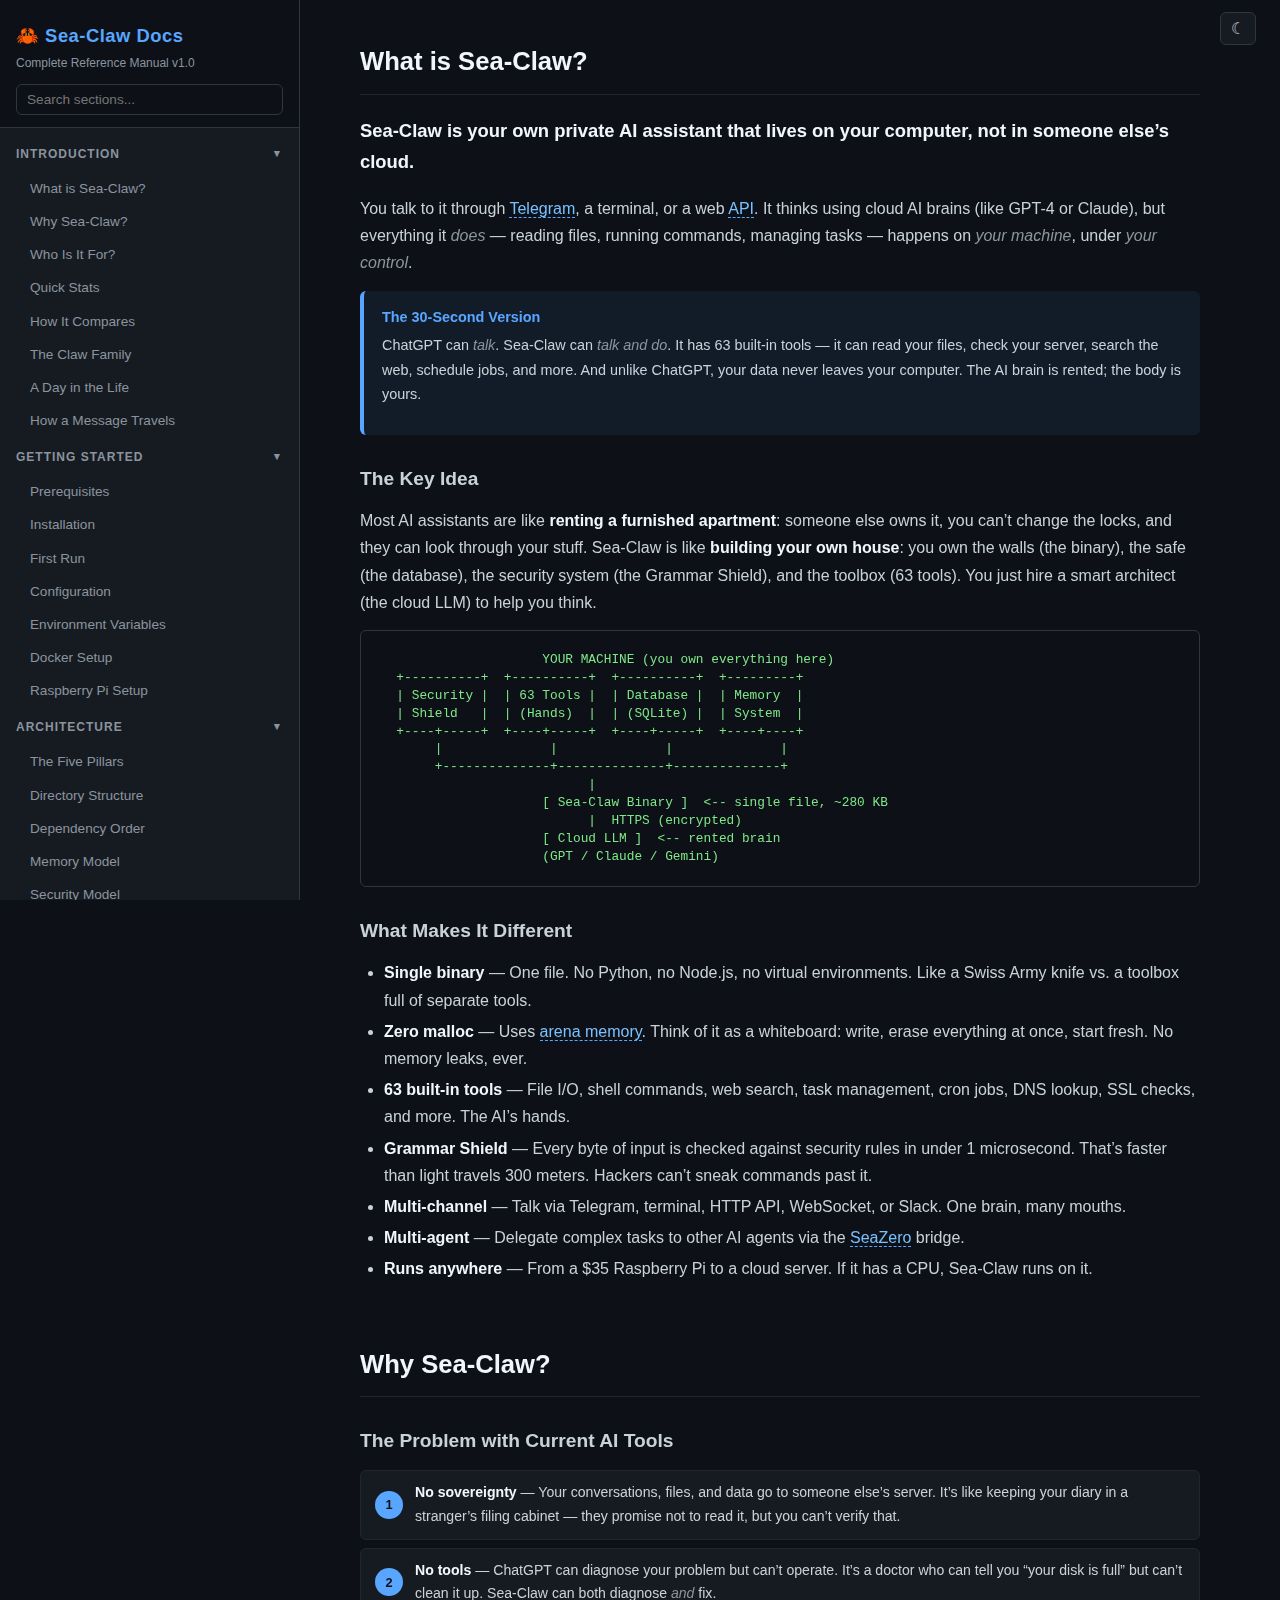
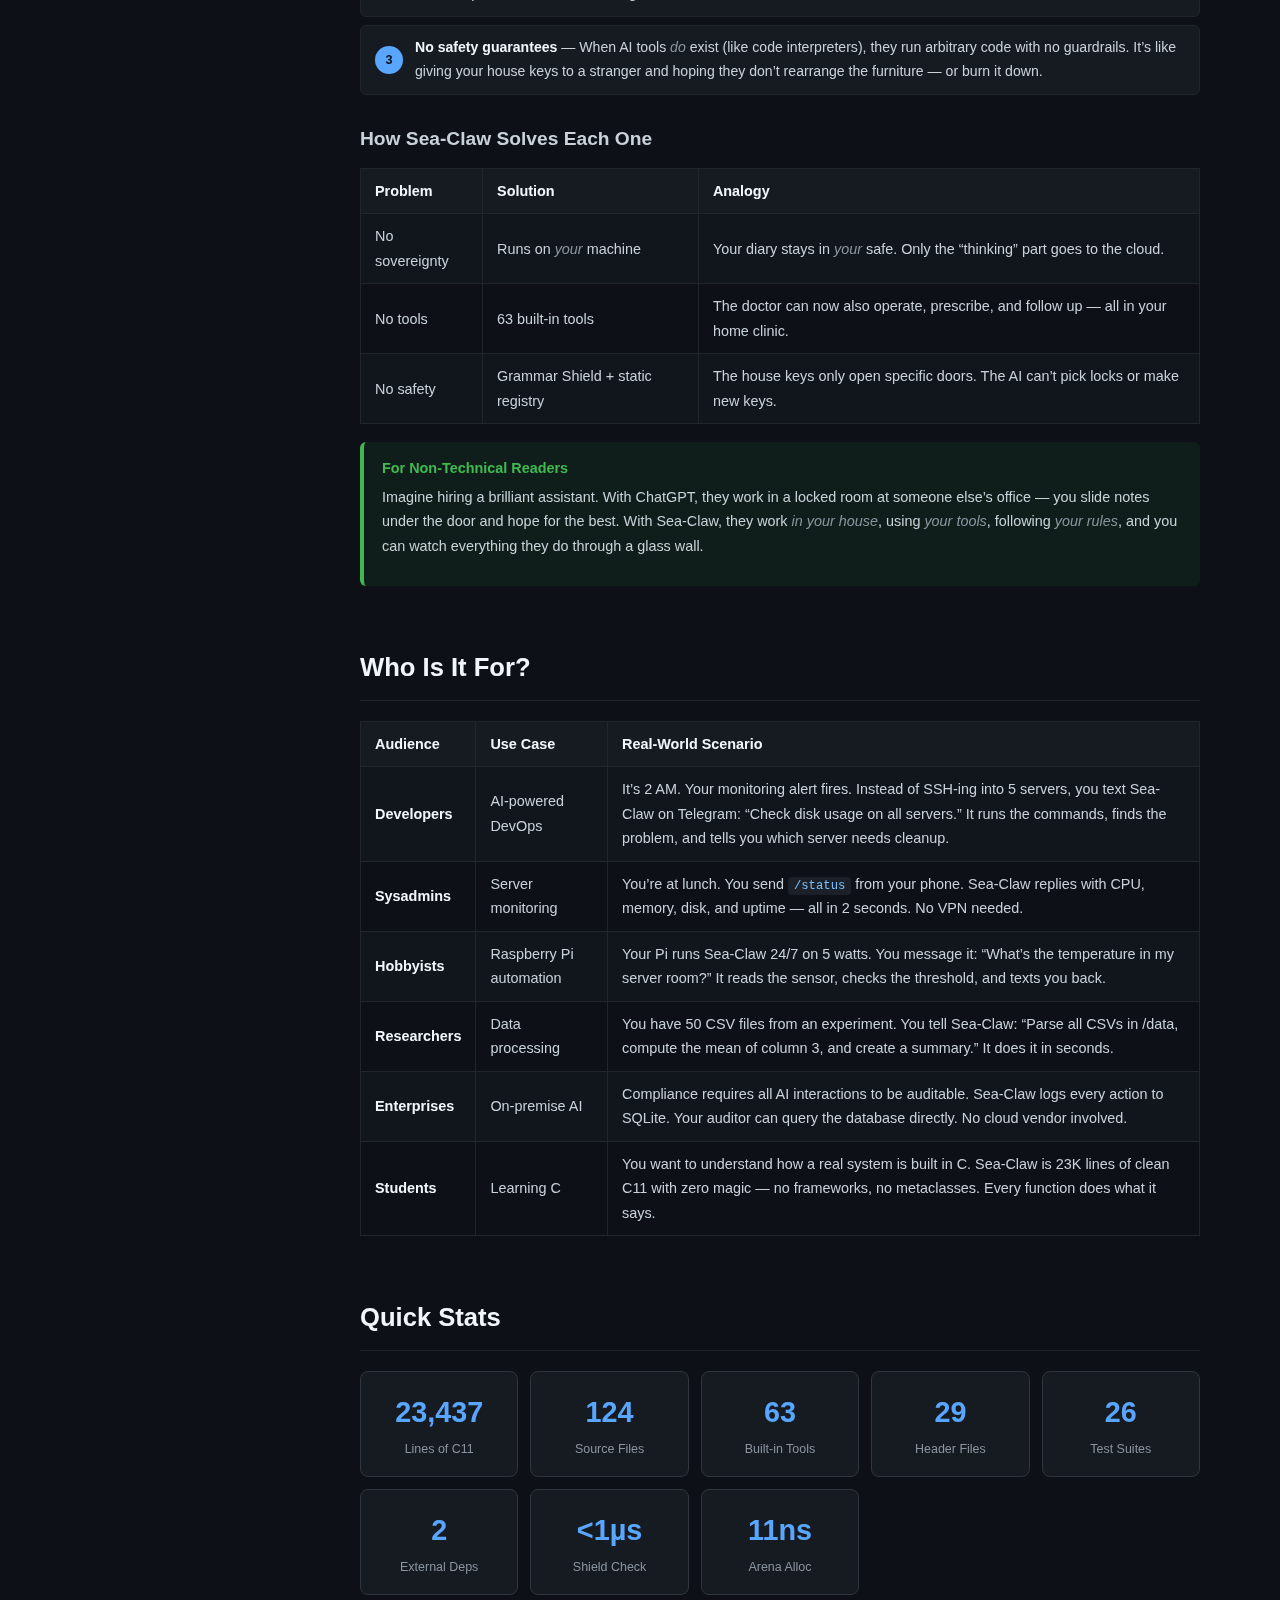
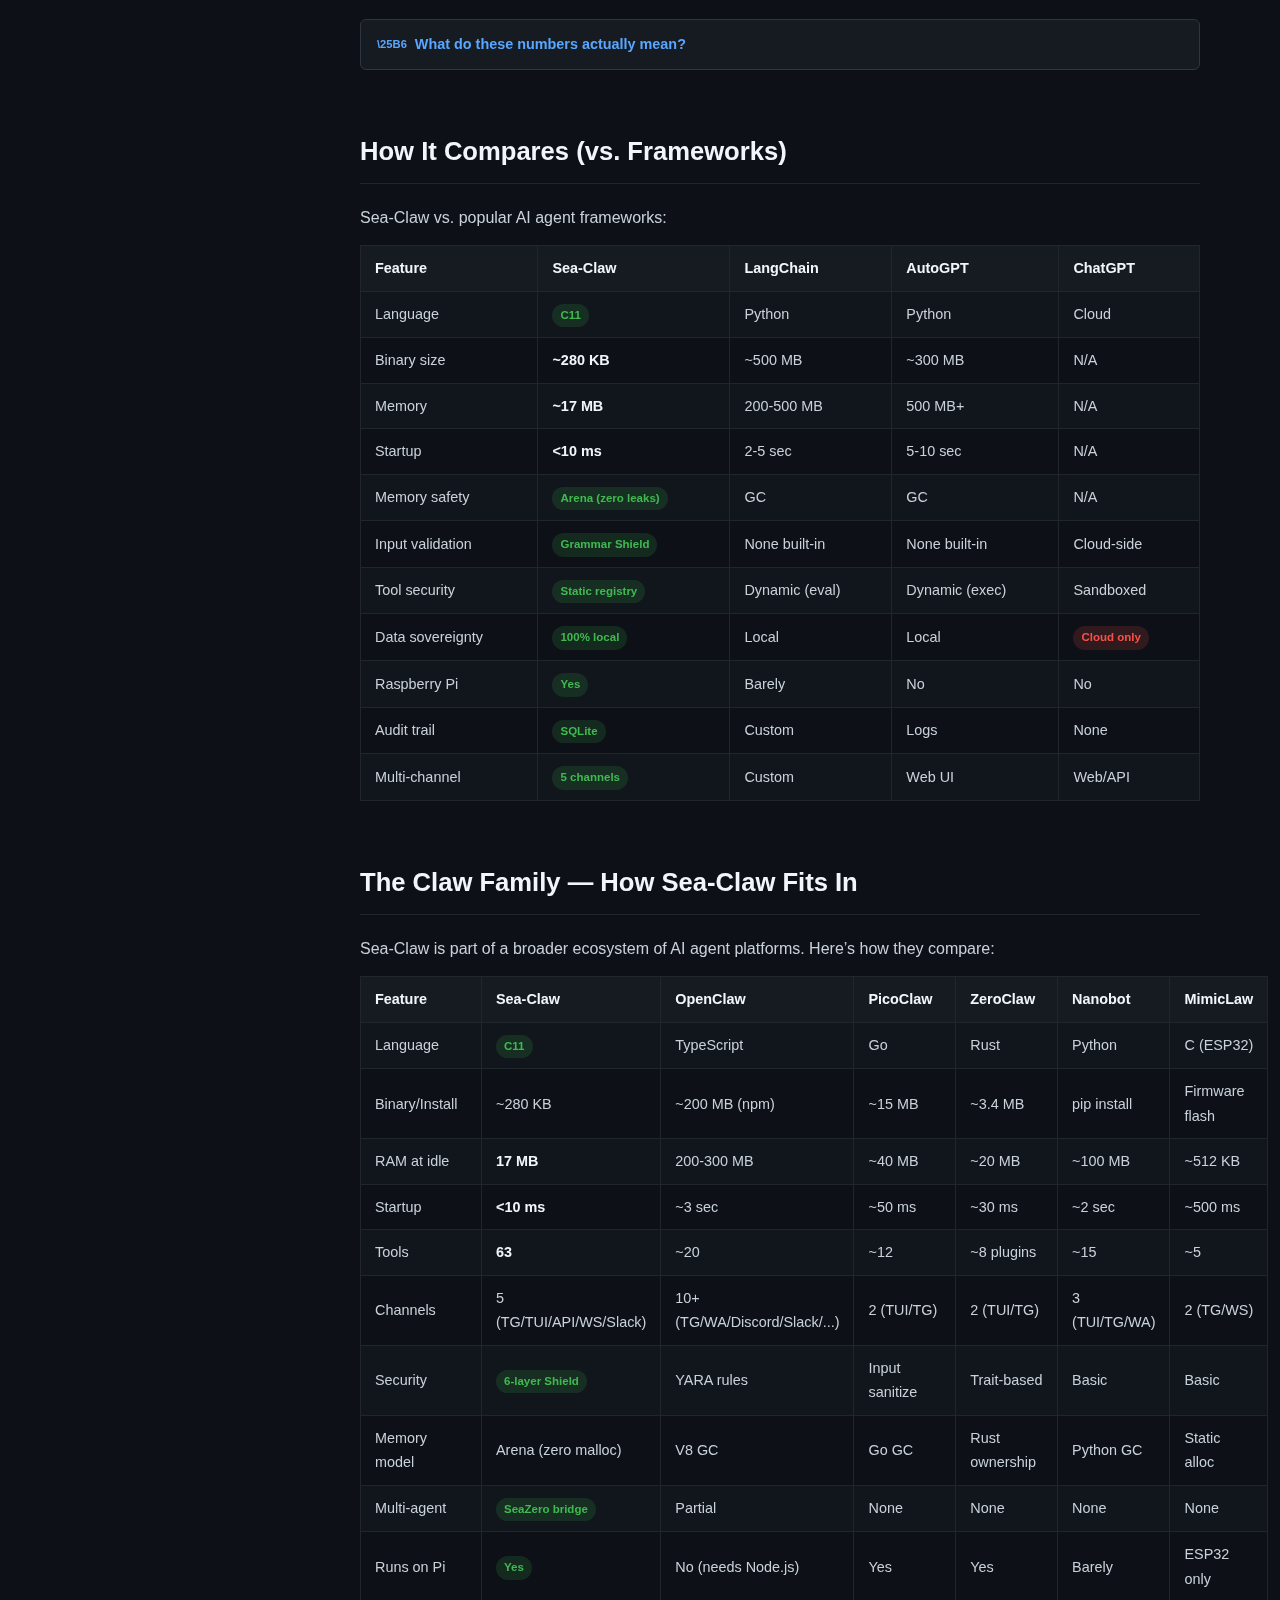
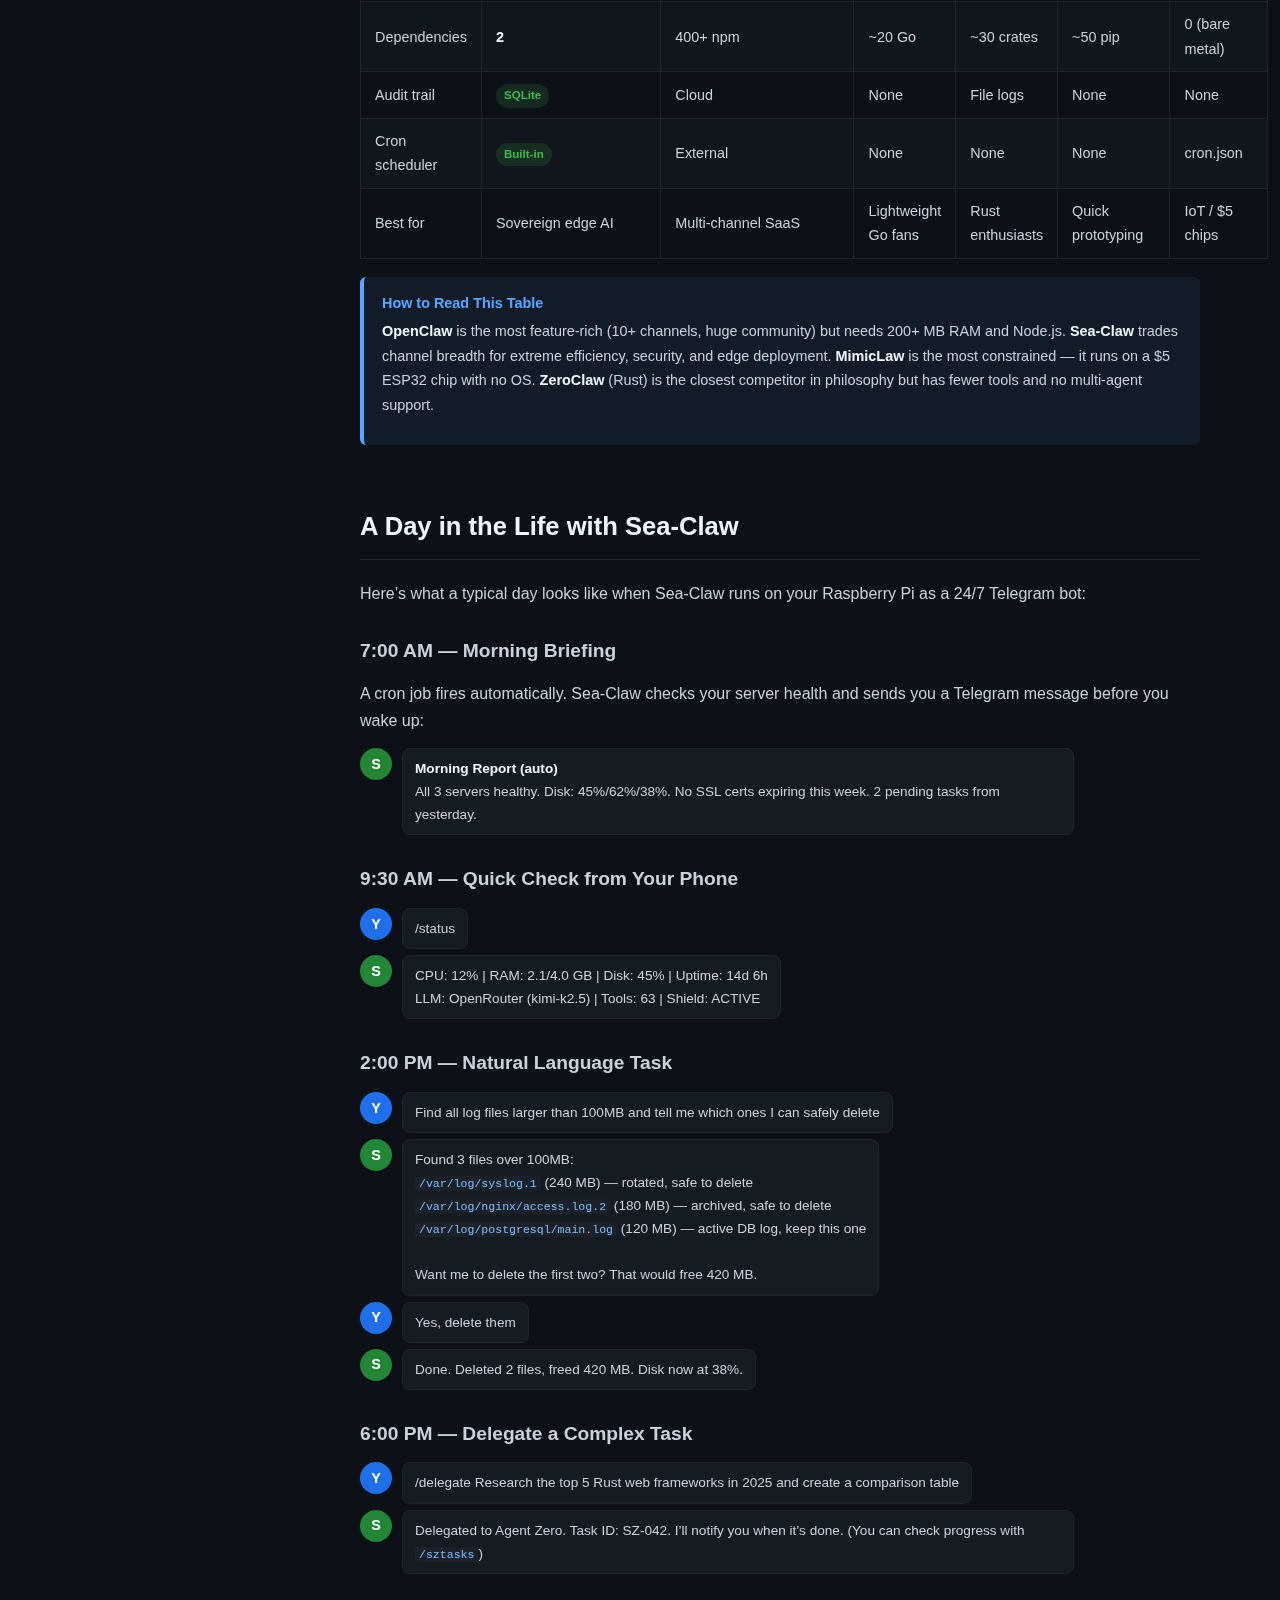
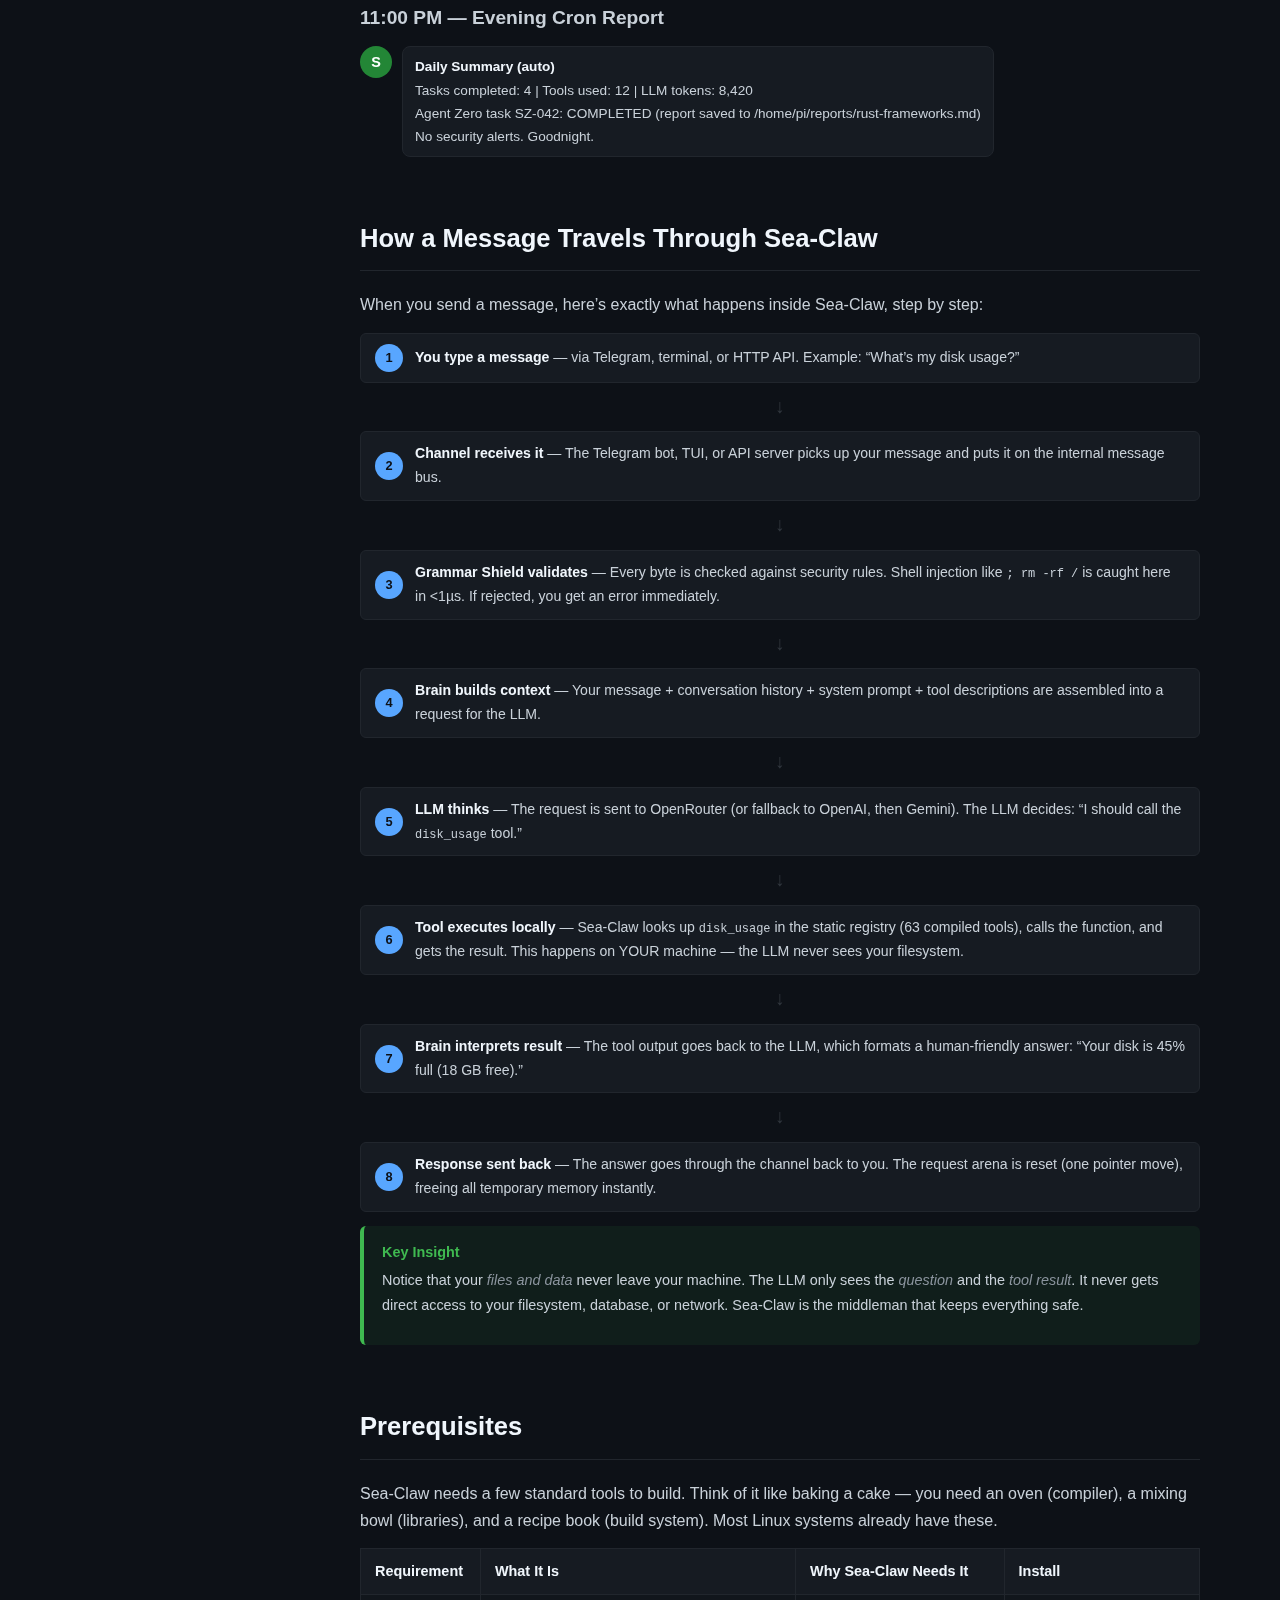
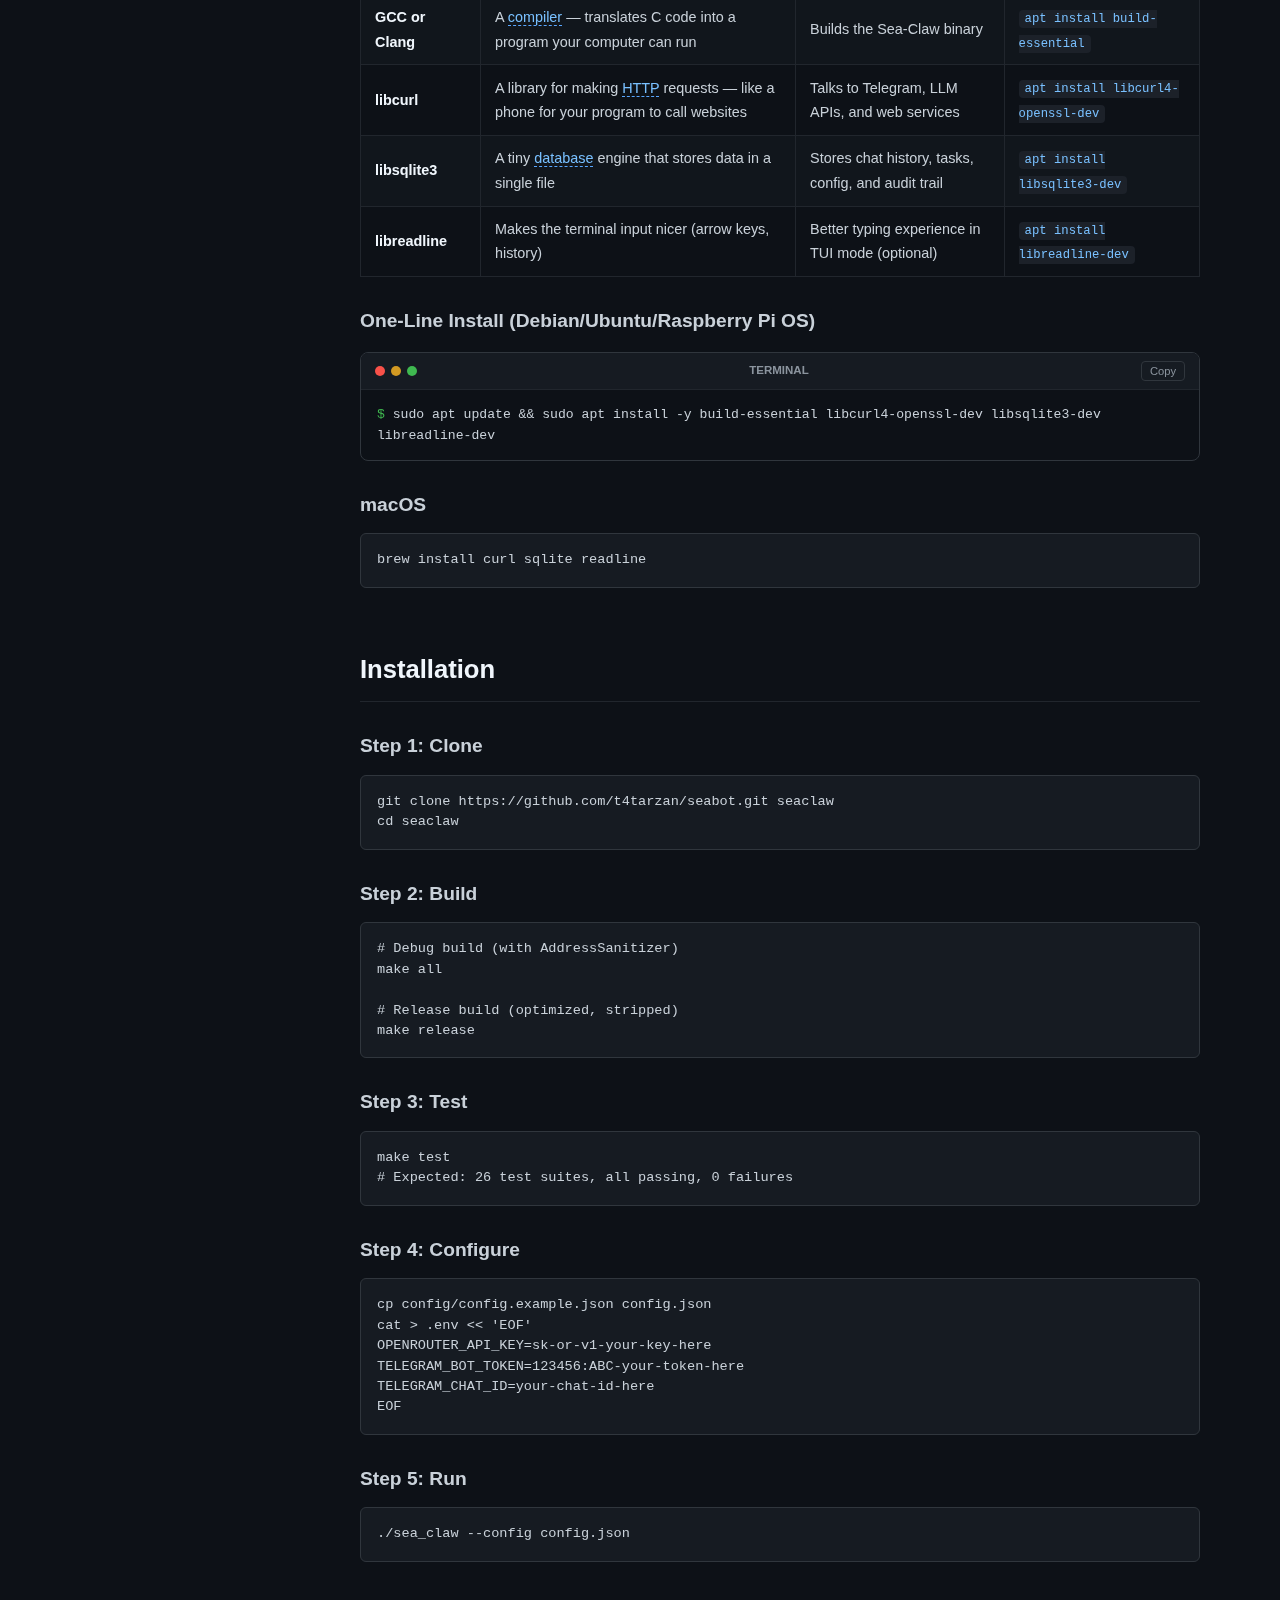
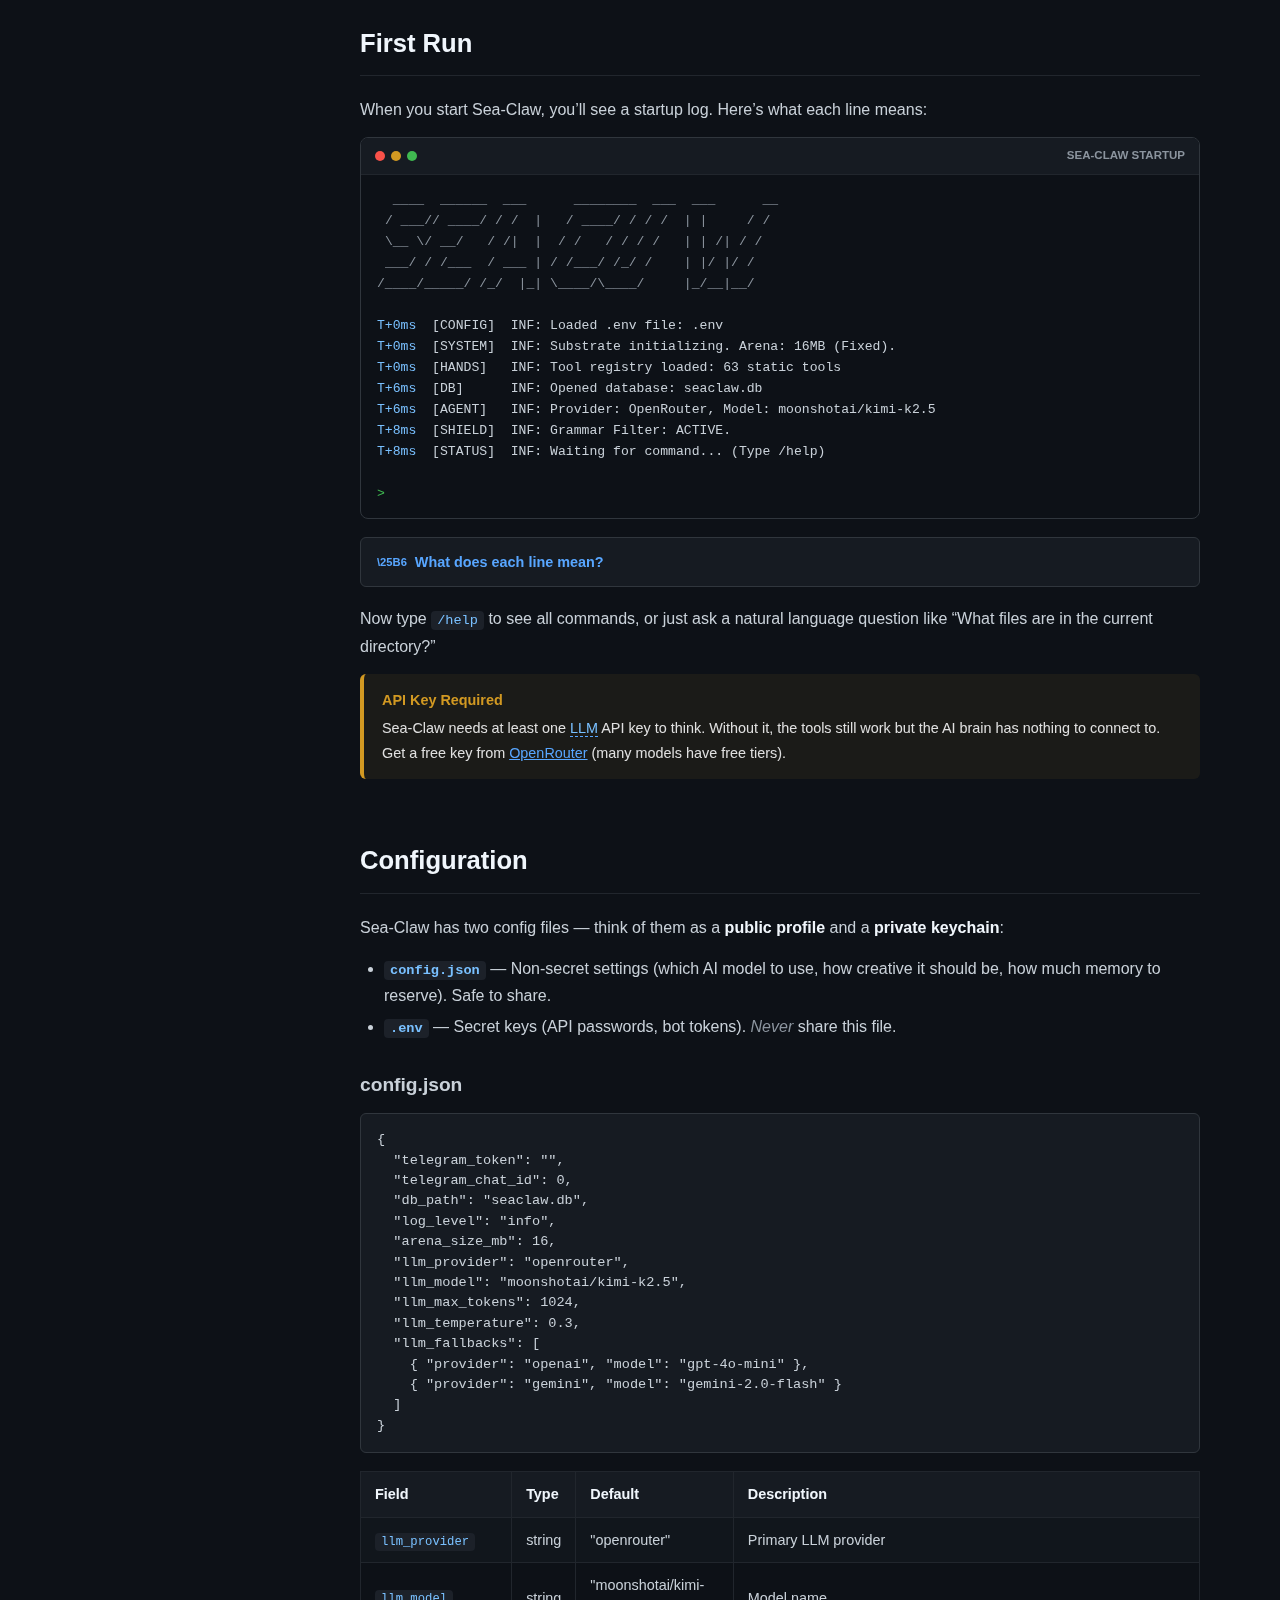
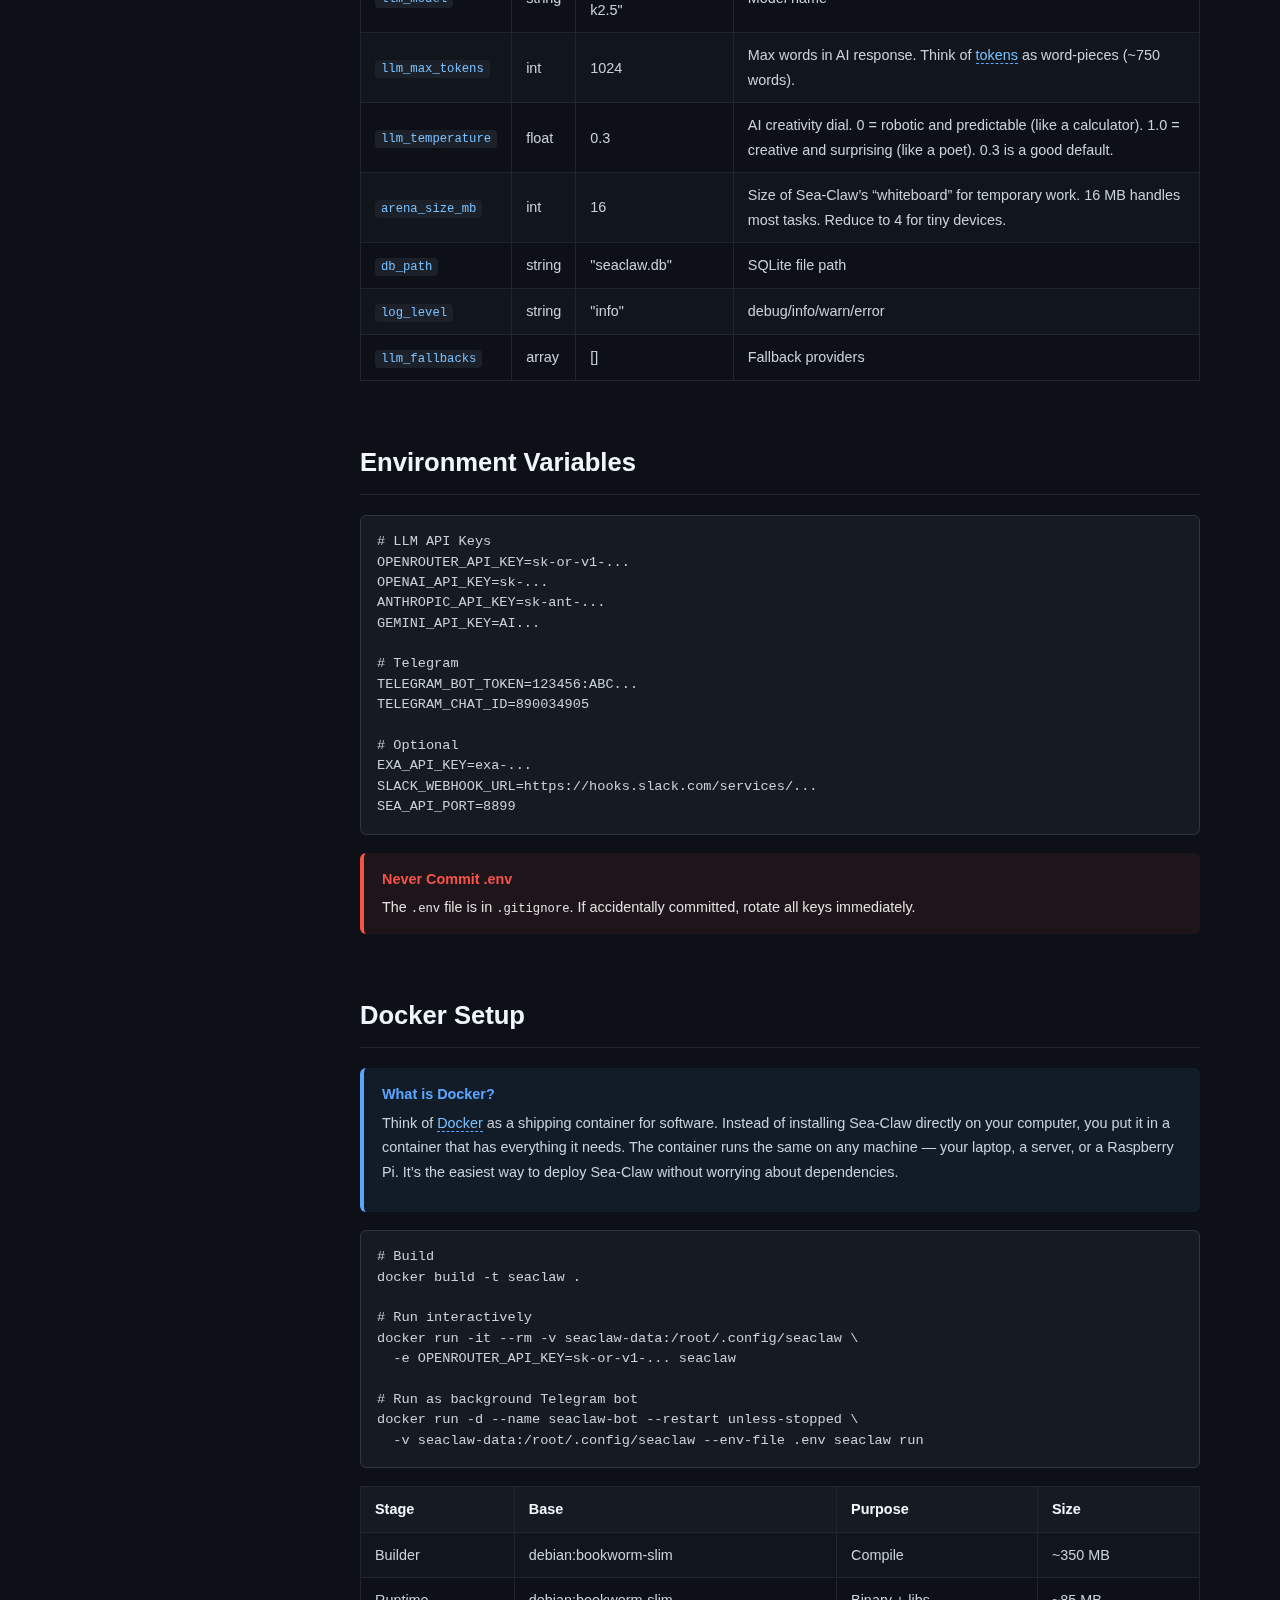
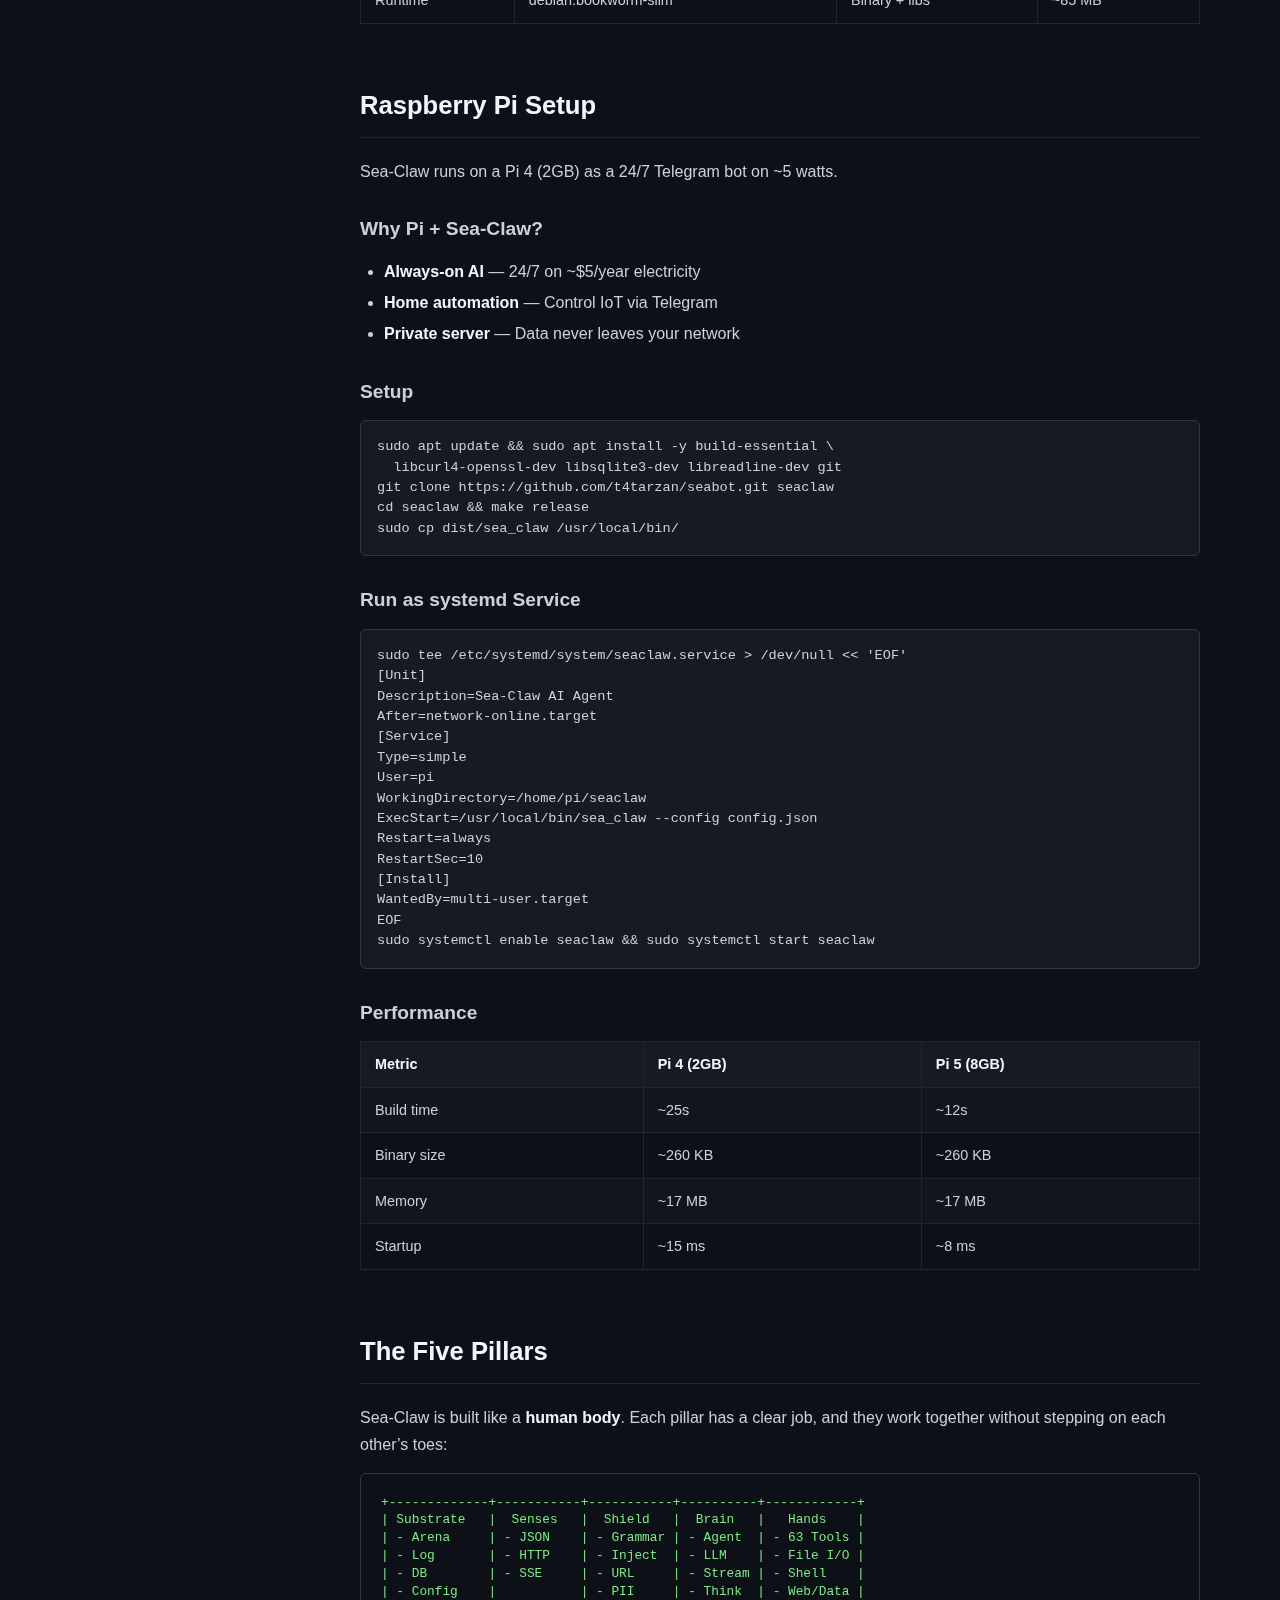
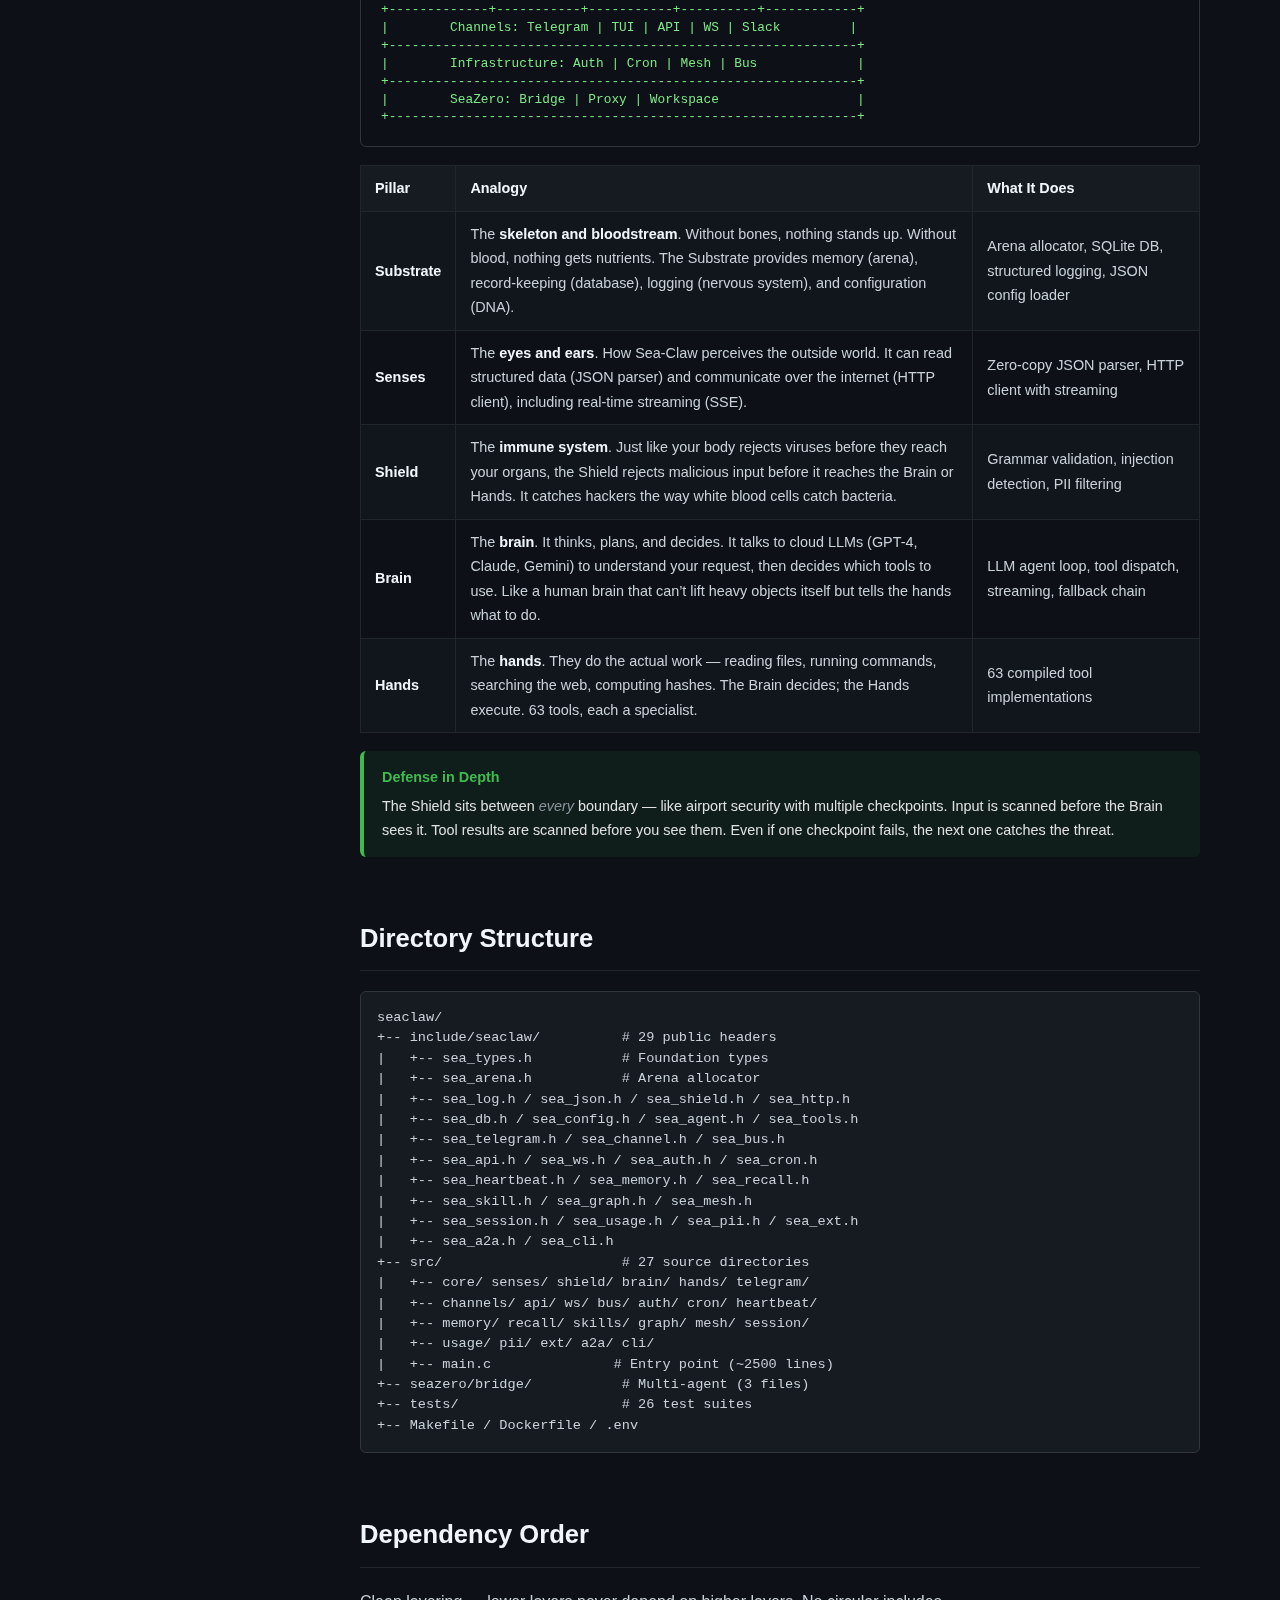
<file: docs/site/index.html>
<!DOCTYPE html>
<html lang="en">
<head>
<meta charset="UTF-8">
<meta name="viewport" content="width=device-width, initial-scale=1.0">
<title>Sea-Claw Documentation — Complete Reference Manual</title>
<link rel="stylesheet" href="style.css">
</head>
<body>
<button id="mobile-toggle" onclick="document.getElementById('sidebar').classList.toggle('open')">&#9776;</button>
<button id="theme-toggle" onclick="toggleTheme()">&#9790;</button>
<nav id="sidebar">
  <div id="sidebar-header">
    <h1>&#129408; Sea-Claw Docs</h1>
    <div class="subtitle">Complete Reference Manual v1.0</div>
    <input type="text" id="sidebar-search" placeholder="Search sections..." oninput="filterNav(this.value)">
  </div>
  <div id="sidebar-nav"></div>
</nav>
<main id="content"></main>
<button id="scroll-top" onclick="window.scrollTo({top:0,behavior:'smooth'})">&#8593;</button>
<script src="nav.js"></script>
<script src="content-1-intro.js"></script>
<script src="content-2-start.js"></script>
<script src="content-3-arch.js"></script>
<script src="content-4-modules.js"></script>
<script src="content-5-channels.js"></script>
<script>
// Assemble all content sections into #content
document.getElementById('content').innerHTML =
  CONTENT_INTRO + CONTENT_START + CONTENT_ARCH + CONTENT_MODULES + CONTENT_CHANNELS;
</script>
<script src="app.js"></script>
</body>
</html>
</file>
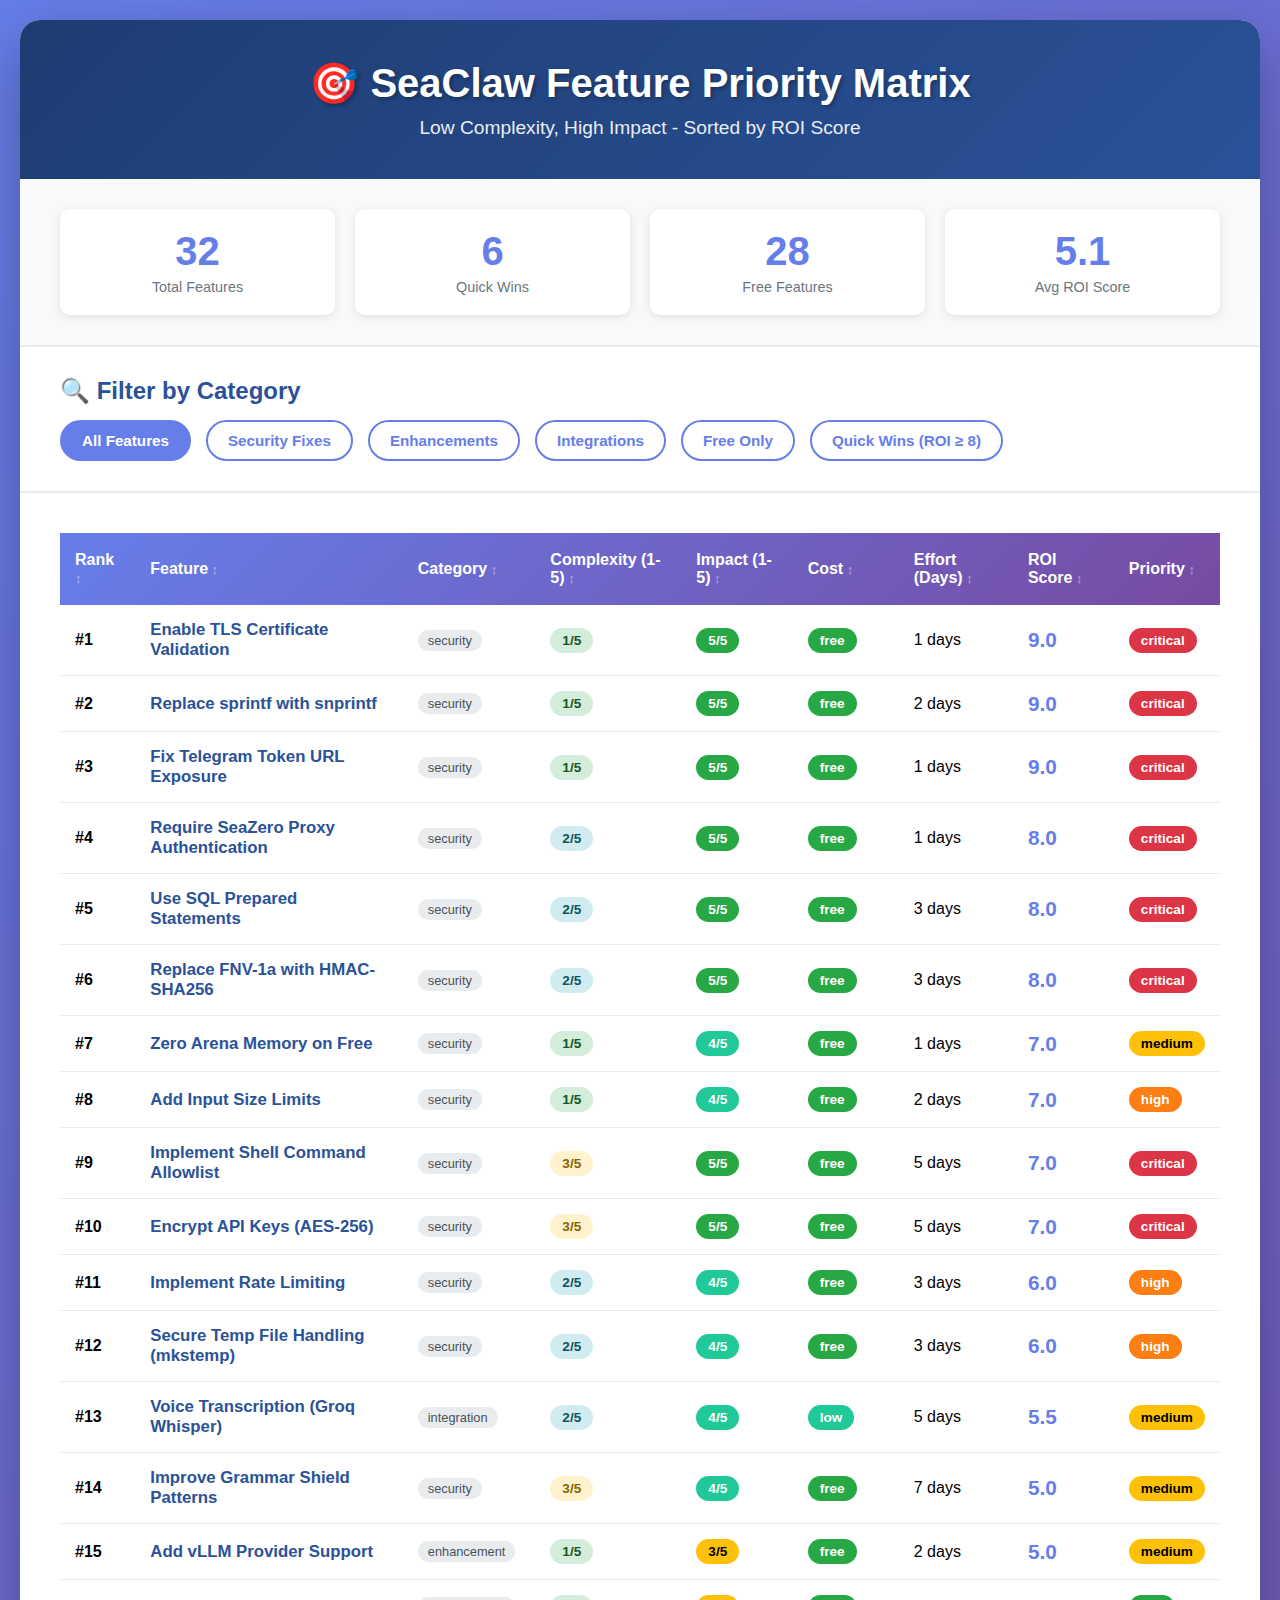
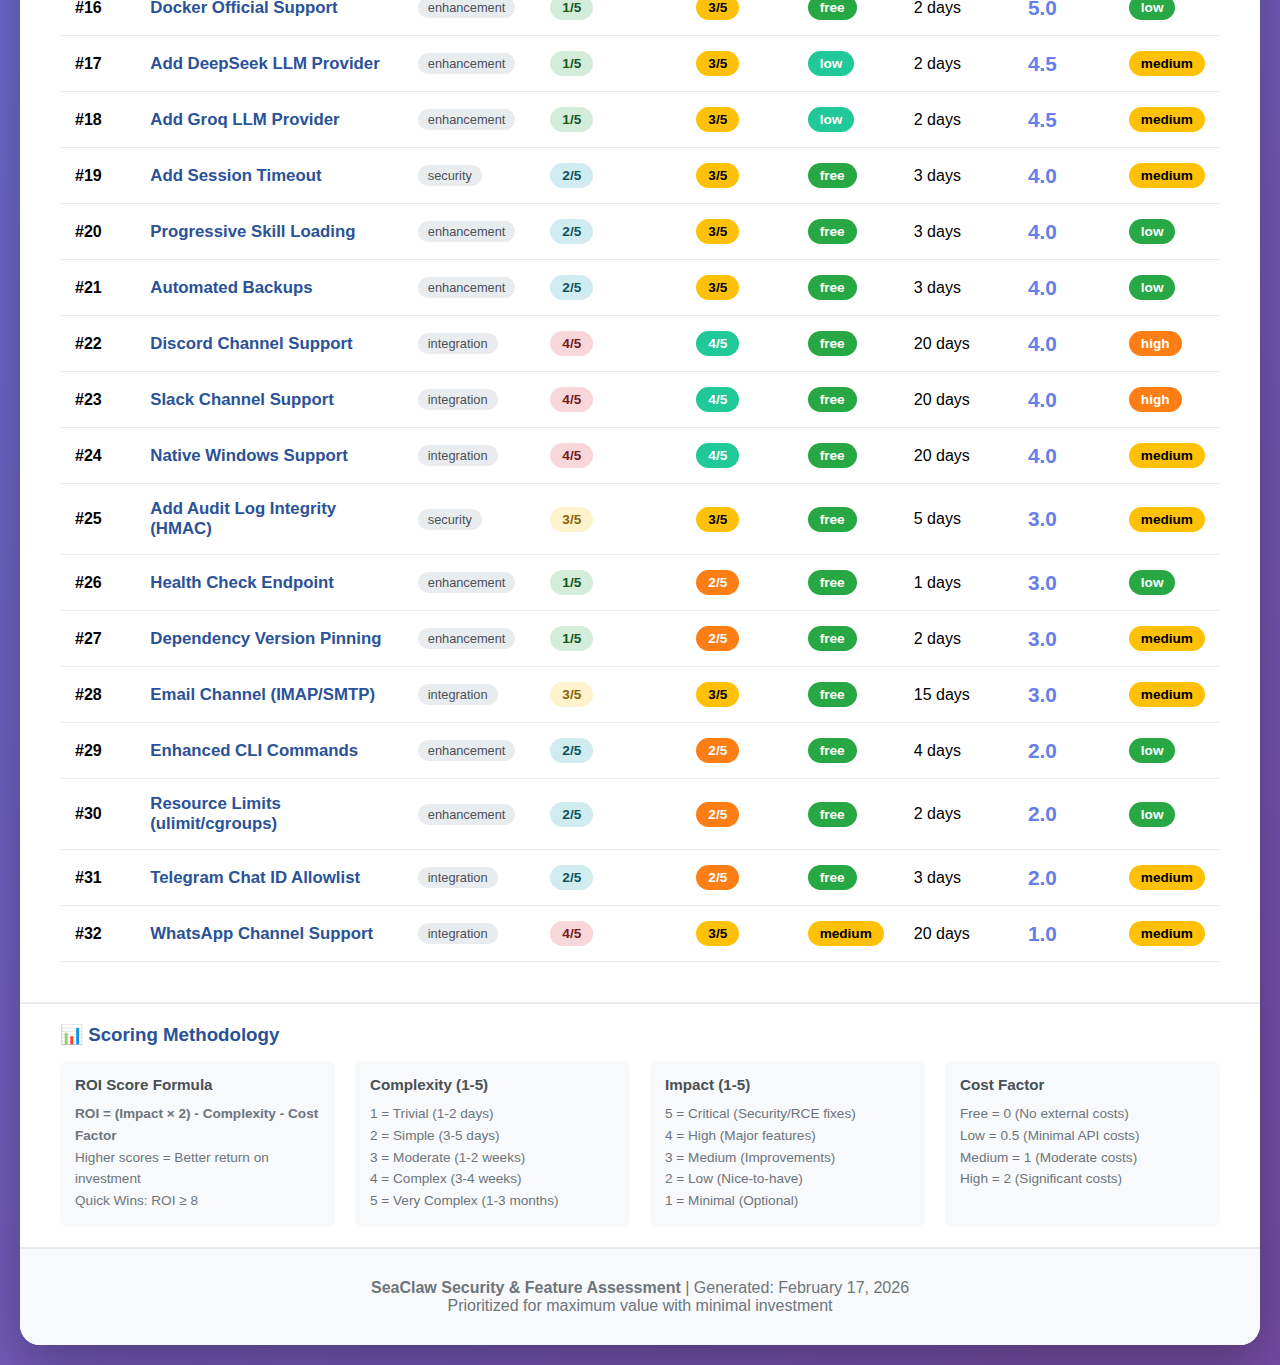
<file: docs/seaclaw_features_priority.html>
<!DOCTYPE html>
<html lang="en">
<head>
    <meta charset="UTF-8">
    <meta name="viewport" content="width=device-width, initial-scale=1.0">
    <title>SeaClaw Feature Priority Matrix - Low Complexity, High Impact</title>
    <style>
        * {
            margin: 0;
            padding: 0;
            box-sizing: border-box;
        }

        body {
            font-family: 'Segoe UI', Tahoma, Geneva, Verdana, sans-serif;
            background: linear-gradient(135deg, #667eea 0%, #764ba2 100%);
            min-height: 100vh;
            padding: 20px;
        }

        .container {
            max-width: 1400px;
            margin: 0 auto;
            background: white;
            border-radius: 20px;
            box-shadow: 0 20px 60px rgba(0, 0, 0, 0.3);
            overflow: hidden;
        }

        .header {
            background: linear-gradient(135deg, #1e3c72 0%, #2a5298 100%);
            color: white;
            padding: 40px;
            text-align: center;
        }

        .header h1 {
            font-size: 2.5em;
            margin-bottom: 10px;
            text-shadow: 2px 2px 4px rgba(0, 0, 0, 0.3);
        }

        .header p {
            font-size: 1.2em;
            opacity: 0.9;
        }

        .stats {
            display: grid;
            grid-template-columns: repeat(auto-fit, minmax(200px, 1fr));
            gap: 20px;
            padding: 30px 40px;
            background: #f8f9fa;
            border-bottom: 2px solid #e9ecef;
        }

        .stat-card {
            background: white;
            padding: 20px;
            border-radius: 10px;
            text-align: center;
            box-shadow: 0 2px 10px rgba(0, 0, 0, 0.1);
        }

        .stat-card .number {
            font-size: 2.5em;
            font-weight: bold;
            color: #667eea;
        }

        .stat-card .label {
            color: #6c757d;
            margin-top: 5px;
            font-size: 0.9em;
        }

        .controls {
            padding: 30px 40px;
            background: #fff;
            border-bottom: 2px solid #e9ecef;
        }

        .controls h2 {
            margin-bottom: 15px;
            color: #2a5298;
        }

        .filter-group {
            display: flex;
            gap: 15px;
            flex-wrap: wrap;
            align-items: center;
        }

        .filter-btn {
            padding: 10px 20px;
            border: 2px solid #667eea;
            background: white;
            color: #667eea;
            border-radius: 25px;
            cursor: pointer;
            font-size: 0.95em;
            font-weight: 600;
            transition: all 0.3s ease;
        }

        .filter-btn:hover {
            background: #667eea;
            color: white;
            transform: translateY(-2px);
            box-shadow: 0 4px 12px rgba(102, 126, 234, 0.3);
        }

        .filter-btn.active {
            background: #667eea;
            color: white;
        }

        .table-container {
            padding: 40px;
            overflow-x: auto;
        }

        table {
            width: 100%;
            border-collapse: collapse;
            background: white;
        }

        thead {
            background: linear-gradient(135deg, #667eea 0%, #764ba2 100%);
            color: white;
        }

        th {
            padding: 18px 15px;
            text-align: left;
            font-weight: 600;
            cursor: pointer;
            user-select: none;
            position: relative;
            transition: background 0.3s ease;
        }

        th:hover {
            background: rgba(255, 255, 255, 0.1);
        }

        th::after {
            content: ' ↕';
            opacity: 0.5;
            font-size: 0.8em;
        }

        th.sort-asc::after {
            content: ' ↑';
            opacity: 1;
        }

        th.sort-desc::after {
            content: ' ↓';
            opacity: 1;
        }

        td {
            padding: 15px;
            border-bottom: 1px solid #e9ecef;
        }

        tbody tr {
            transition: all 0.3s ease;
        }

        tbody tr:hover {
            background: #f8f9fa;
            transform: scale(1.01);
            box-shadow: 0 4px 12px rgba(0, 0, 0, 0.1);
        }

        .feature-name {
            font-weight: 600;
            color: #2a5298;
            font-size: 1.05em;
        }

        .badge {
            display: inline-block;
            padding: 5px 12px;
            border-radius: 15px;
            font-size: 0.85em;
            font-weight: 600;
            text-align: center;
        }

        .priority-critical { background: #dc3545; color: white; }
        .priority-high { background: #fd7e14; color: white; }
        .priority-medium { background: #ffc107; color: #000; }
        .priority-low { background: #28a745; color: white; }

        .complexity-1 { background: #d4edda; color: #155724; }
        .complexity-2 { background: #d1ecf1; color: #0c5460; }
        .complexity-3 { background: #fff3cd; color: #856404; }
        .complexity-4 { background: #f8d7da; color: #721c24; }
        .complexity-5 { background: #dc3545; color: white; }

        .impact-5 { background: #28a745; color: white; font-weight: bold; }
        .impact-4 { background: #20c997; color: white; }
        .impact-3 { background: #ffc107; color: #000; }
        .impact-2 { background: #fd7e14; color: white; }
        .impact-1 { background: #dc3545; color: white; }

        .cost-free { background: #28a745; color: white; }
        .cost-low { background: #20c997; color: white; }
        .cost-medium { background: #ffc107; color: #000; }
        .cost-high { background: #fd7e14; color: white; }

        .roi-score {
            font-size: 1.3em;
            font-weight: bold;
            color: #667eea;
        }

        .category-tag {
            display: inline-block;
            padding: 3px 10px;
            background: #e9ecef;
            border-radius: 10px;
            font-size: 0.8em;
            margin-right: 5px;
            color: #495057;
        }

        .footer {
            padding: 30px 40px;
            background: #f8f9fa;
            text-align: center;
            color: #6c757d;
            border-top: 2px solid #e9ecef;
        }

        .legend {
            padding: 20px 40px;
            background: #fff;
            border-top: 2px solid #e9ecef;
        }

        .legend h3 {
            margin-bottom: 15px;
            color: #2a5298;
        }

        .legend-grid {
            display: grid;
            grid-template-columns: repeat(auto-fit, minmax(250px, 1fr));
            gap: 20px;
        }

        .legend-item {
            background: #f8f9fa;
            padding: 15px;
            border-radius: 8px;
        }

        .legend-item h4 {
            margin-bottom: 10px;
            color: #495057;
            font-size: 0.95em;
        }

        .legend-item p {
            font-size: 0.85em;
            color: #6c757d;
            line-height: 1.6;
        }

        @media (max-width: 768px) {
            .header h1 {
                font-size: 1.8em;
            }
            
            .table-container {
                padding: 20px;
            }
            
            th, td {
                padding: 10px 8px;
                font-size: 0.9em;
            }
        }
    </style>
</head>
<body>
    <div class="container">
        <div class="header">
            <h1>🎯 SeaClaw Feature Priority Matrix</h1>
            <p>Low Complexity, High Impact - Sorted by ROI Score</p>
        </div>

        <div class="stats">
            <div class="stat-card">
                <div class="number" id="total-features">27</div>
                <div class="label">Total Features</div>
            </div>
            <div class="stat-card">
                <div class="number" id="quick-wins">8</div>
                <div class="label">Quick Wins</div>
            </div>
            <div class="stat-card">
                <div class="number" id="free-features">15</div>
                <div class="label">Free Features</div>
            </div>
            <div class="stat-card">
                <div class="number" id="avg-roi">7.2</div>
                <div class="label">Avg ROI Score</div>
            </div>
        </div>

        <div class="controls">
            <h2>🔍 Filter by Category</h2>
            <div class="filter-group">
                <button class="filter-btn active" onclick="filterTable('all')">All Features</button>
                <button class="filter-btn" onclick="filterTable('security')">Security Fixes</button>
                <button class="filter-btn" onclick="filterTable('enhancement')">Enhancements</button>
                <button class="filter-btn" onclick="filterTable('integration')">Integrations</button>
                <button class="filter-btn" onclick="filterTable('free')">Free Only</button>
                <button class="filter-btn" onclick="filterTable('quick-wins')">Quick Wins (ROI ≥ 8)</button>
            </div>
        </div>

        <div class="table-container">
            <table id="features-table">
                <thead>
                    <tr>
                        <th onclick="sortTable(0)">Rank</th>
                        <th onclick="sortTable(1)">Feature</th>
                        <th onclick="sortTable(2)">Category</th>
                        <th onclick="sortTable(3)">Complexity (1-5)</th>
                        <th onclick="sortTable(4)">Impact (1-5)</th>
                        <th onclick="sortTable(5)">Cost</th>
                        <th onclick="sortTable(6)">Effort (Days)</th>
                        <th onclick="sortTable(7)">ROI Score</th>
                        <th onclick="sortTable(8)">Priority</th>
                    </tr>
                </thead>
                <tbody id="features-body">
                    <!-- Data will be populated by JavaScript -->
                </tbody>
            </table>
        </div>

        <div class="legend">
            <h3>📊 Scoring Methodology</h3>
            <div class="legend-grid">
                <div class="legend-item">
                    <h4>ROI Score Formula</h4>
                    <p><strong>ROI = (Impact × 2) - Complexity - Cost Factor</strong><br>
                    Higher scores = Better return on investment<br>
                    Quick Wins: ROI ≥ 8</p>
                </div>
                <div class="legend-item">
                    <h4>Complexity (1-5)</h4>
                    <p>1 = Trivial (1-2 days)<br>
                    2 = Simple (3-5 days)<br>
                    3 = Moderate (1-2 weeks)<br>
                    4 = Complex (3-4 weeks)<br>
                    5 = Very Complex (1-3 months)</p>
                </div>
                <div class="legend-item">
                    <h4>Impact (1-5)</h4>
                    <p>5 = Critical (Security/RCE fixes)<br>
                    4 = High (Major features)<br>
                    3 = Medium (Improvements)<br>
                    2 = Low (Nice-to-have)<br>
                    1 = Minimal (Optional)</p>
                </div>
                <div class="legend-item">
                    <h4>Cost Factor</h4>
                    <p>Free = 0 (No external costs)<br>
                    Low = 0.5 (Minimal API costs)<br>
                    Medium = 1 (Moderate costs)<br>
                    High = 2 (Significant costs)</p>
                </div>
            </div>
        </div>

        <div class="footer">
            <p><strong>SeaClaw Security & Feature Assessment</strong> | Generated: February 17, 2026</p>
            <p>Prioritized for maximum value with minimal investment</p>
        </div>
    </div>

    <script>
        const features = [
            // SECURITY FIXES (Critical Impact, Free)
            { name: "Enable TLS Certificate Validation", category: "security", complexity: 1, impact: 5, cost: "free", effort: 1, priority: "critical", costFactor: 0 },
            { name: "Replace sprintf with snprintf", category: "security", complexity: 1, impact: 5, cost: "free", effort: 2, priority: "critical", costFactor: 0 },
            { name: "Zero Arena Memory on Free", category: "security", complexity: 1, impact: 4, cost: "free", effort: 1, priority: "medium", costFactor: 0 },
            { name: "Add Input Size Limits", category: "security", complexity: 1, impact: 4, cost: "free", effort: 2, priority: "high", costFactor: 0 },
            { name: "Fix Telegram Token URL Exposure", category: "security", complexity: 1, impact: 5, cost: "free", effort: 1, priority: "critical", costFactor: 0 },
            { name: "Require SeaZero Proxy Authentication", category: "security", complexity: 2, impact: 5, cost: "free", effort: 1, priority: "critical", costFactor: 0 },
            { name: "Implement Shell Command Allowlist", category: "security", complexity: 3, impact: 5, cost: "free", effort: 5, priority: "critical", costFactor: 0 },
            { name: "Use SQL Prepared Statements", category: "security", complexity: 2, impact: 5, cost: "free", effort: 3, priority: "critical", costFactor: 0 },
            { name: "Replace FNV-1a with HMAC-SHA256", category: "security", complexity: 2, impact: 5, cost: "free", effort: 3, priority: "critical", costFactor: 0 },
            { name: "Encrypt API Keys (AES-256)", category: "security", complexity: 3, impact: 5, cost: "free", effort: 5, priority: "critical", costFactor: 0 },
            { name: "Implement Rate Limiting", category: "security", complexity: 2, impact: 4, cost: "free", effort: 3, priority: "high", costFactor: 0 },
            { name: "Add Session Timeout", category: "security", complexity: 2, impact: 3, cost: "free", effort: 3, priority: "medium", costFactor: 0 },
            { name: "Improve Grammar Shield Patterns", category: "security", complexity: 3, impact: 4, cost: "free", effort: 7, priority: "medium", costFactor: 0 },
            { name: "Add Audit Log Integrity (HMAC)", category: "security", complexity: 3, impact: 3, cost: "free", effort: 5, priority: "medium", costFactor: 0 },
            { name: "Secure Temp File Handling (mkstemp)", category: "security", complexity: 2, impact: 4, cost: "free", effort: 3, priority: "high", costFactor: 0 },
            
            // ENHANCEMENTS (Missing Features - Free)
            { name: "Add DeepSeek LLM Provider", category: "enhancement", complexity: 1, impact: 3, cost: "low", effort: 2, priority: "medium", costFactor: 0.5 },
            { name: "Add Groq LLM Provider", category: "enhancement", complexity: 1, impact: 3, cost: "low", effort: 2, priority: "medium", costFactor: 0.5 },
            { name: "Add vLLM Provider Support", category: "enhancement", complexity: 1, impact: 3, cost: "free", effort: 2, priority: "medium", costFactor: 0 },
            { name: "Progressive Skill Loading", category: "enhancement", complexity: 2, impact: 3, cost: "free", effort: 3, priority: "low", costFactor: 0 },
            { name: "Enhanced CLI Commands", category: "enhancement", complexity: 2, impact: 2, cost: "free", effort: 4, priority: "low", costFactor: 0 },
            { name: "Docker Official Support", category: "enhancement", complexity: 1, impact: 3, cost: "free", effort: 2, priority: "low", costFactor: 0 },
            { name: "Health Check Endpoint", category: "enhancement", complexity: 1, impact: 2, cost: "free", effort: 1, priority: "low", costFactor: 0 },
            { name: "Automated Backups", category: "enhancement", complexity: 2, impact: 3, cost: "free", effort: 3, priority: "low", costFactor: 0 },
            { name: "Resource Limits (ulimit/cgroups)", category: "enhancement", complexity: 2, impact: 2, cost: "free", effort: 2, priority: "low", costFactor: 0 },
            { name: "Dependency Version Pinning", category: "enhancement", complexity: 1, impact: 2, cost: "free", effort: 2, priority: "medium", costFactor: 0 },
            
            // INTEGRATIONS (Multi-Channel - Varying Costs)
            { name: "Discord Channel Support", category: "integration", complexity: 4, impact: 4, cost: "free", effort: 20, priority: "high", costFactor: 0 },
            { name: "Slack Channel Support", category: "integration", complexity: 4, impact: 4, cost: "free", effort: 20, priority: "high", costFactor: 0 },
            { name: "Email Channel (IMAP/SMTP)", category: "integration", complexity: 3, impact: 3, cost: "free", effort: 15, priority: "medium", costFactor: 0 },
            { name: "Voice Transcription (Groq Whisper)", category: "integration", complexity: 2, impact: 4, cost: "low", effort: 5, priority: "medium", costFactor: 0.5 },
            { name: "WhatsApp Channel Support", category: "integration", complexity: 4, impact: 3, cost: "medium", effort: 20, priority: "medium", costFactor: 1 },
            { name: "Native Windows Support", category: "integration", complexity: 4, impact: 4, cost: "free", effort: 20, priority: "medium", costFactor: 0 },
            { name: "Telegram Chat ID Allowlist", category: "integration", complexity: 2, impact: 2, cost: "free", effort: 3, priority: "medium", costFactor: 0 }
        ];

        function calculateROI(feature) {
            return (feature.impact * 2) - feature.complexity - feature.costFactor;
        }

        function renderTable(data = features) {
            const tbody = document.getElementById('features-body');
            tbody.innerHTML = '';
            
            const sortedData = [...data].sort((a, b) => calculateROI(b) - calculateROI(a));
            
            sortedData.forEach((feature, index) => {
                const roi = calculateROI(feature);
                const row = document.createElement('tr');
                row.setAttribute('data-category', feature.category);
                row.setAttribute('data-roi', roi);
                row.setAttribute('data-cost', feature.cost);
                
                row.innerHTML = `
                    <td><strong>#${index + 1}</strong></td>
                    <td><div class="feature-name">${feature.name}</div></td>
                    <td><span class="category-tag">${feature.category}</span></td>
                    <td><span class="badge complexity-${feature.complexity}">${feature.complexity}/5</span></td>
                    <td><span class="badge impact-${feature.impact}">${feature.impact}/5</span></td>
                    <td><span class="badge cost-${feature.cost}">${feature.cost}</span></td>
                    <td>${feature.effort} days</td>
                    <td><span class="roi-score">${roi.toFixed(1)}</span></td>
                    <td><span class="badge priority-${feature.priority}">${feature.priority}</span></td>
                `;
                
                tbody.appendChild(row);
            });
            
            updateStats(sortedData);
        }

        function updateStats(data) {
            document.getElementById('total-features').textContent = data.length;
            const quickWins = data.filter(f => calculateROI(f) >= 8).length;
            document.getElementById('quick-wins').textContent = quickWins;
            const freeFeatures = data.filter(f => f.cost === 'free').length;
            document.getElementById('free-features').textContent = freeFeatures;
            const avgROI = data.reduce((sum, f) => sum + calculateROI(f), 0) / data.length;
            document.getElementById('avg-roi').textContent = avgROI.toFixed(1);
        }

        function filterTable(filter) {
            document.querySelectorAll('.filter-btn').forEach(btn => btn.classList.remove('active'));
            event.target.classList.add('active');
            
            let filtered = features;
            
            if (filter === 'security') {
                filtered = features.filter(f => f.category === 'security');
            } else if (filter === 'enhancement') {
                filtered = features.filter(f => f.category === 'enhancement');
            } else if (filter === 'integration') {
                filtered = features.filter(f => f.category === 'integration');
            } else if (filter === 'free') {
                filtered = features.filter(f => f.cost === 'free');
            } else if (filter === 'quick-wins') {
                filtered = features.filter(f => calculateROI(f) >= 8);
            }
            
            renderTable(filtered);
        }

        let sortDirection = {};
        
        function sortTable(columnIndex) {
            const table = document.getElementById('features-table');
            const tbody = document.getElementById('features-body');
            const rows = Array.from(tbody.querySelectorAll('tr'));
            
            const direction = sortDirection[columnIndex] === 'asc' ? 'desc' : 'asc';
            sortDirection = { [columnIndex]: direction };
            
            document.querySelectorAll('th').forEach(th => {
                th.classList.remove('sort-asc', 'sort-desc');
            });
            table.querySelectorAll('th')[columnIndex].classList.add(`sort-${direction}`);
            
            rows.sort((a, b) => {
                let aVal = a.cells[columnIndex].textContent.trim();
                let bVal = b.cells[columnIndex].textContent.trim();
                
                const aNum = parseFloat(aVal.replace(/[^0-9.-]/g, ''));
                const bNum = parseFloat(bVal.replace(/[^0-9.-]/g, ''));
                
                if (!isNaN(aNum) && !isNaN(bNum)) {
                    return direction === 'asc' ? aNum - bNum : bNum - aNum;
                }
                
                return direction === 'asc' 
                    ? aVal.localeCompare(bVal)
                    : bVal.localeCompare(aVal);
            });
            
            rows.forEach(row => tbody.appendChild(row));
        }

        renderTable();
    </script>
</body>
</html>
</file>
<file: docs/site/style.css>
/* ── Reset & Base ─────────────────────────────────────── */
*, *::before, *::after { box-sizing: border-box; margin: 0; padding: 0; }
html { font-size: 16px; scroll-behavior: smooth; }
body {
  font-family: 'Segoe UI', -apple-system, BlinkMacSystemFont, 'Helvetica Neue', Arial, sans-serif;
  color: #e0e0e0; background: #0d1117; line-height: 1.7;
  display: flex; min-height: 100vh;
}

/* ── Sidebar ──────────────────────────────────────────── */
#sidebar {
  width: 300px; min-width: 300px; background: #161b22;
  border-right: 1px solid #30363d; overflow-y: auto;
  position: fixed; top: 0; left: 0; bottom: 0; z-index: 100;
  display: flex; flex-direction: column;
}
#sidebar-header {
  padding: 20px 16px 12px; border-bottom: 1px solid #30363d;
  background: #0d1117; position: sticky; top: 0; z-index: 10;
}
#sidebar-header h1 { font-size: 1.15rem; color: #58a6ff; font-weight: 700; letter-spacing: 0.5px; }
#sidebar-header .subtitle { font-size: 0.75rem; color: #8b949e; margin-top: 2px; }
#sidebar-search {
  width: 100%; padding: 7px 10px; margin-top: 10px;
  background: #0d1117; border: 1px solid #30363d; border-radius: 6px;
  color: #c9d1d9; font-size: 0.85rem; outline: none;
}
#sidebar-search:focus { border-color: #58a6ff; }
#sidebar-nav { flex: 1; overflow-y: auto; padding: 8px 0; }

.nav-group { margin-bottom: 2px; }
.nav-group-title {
  display: flex; align-items: center; justify-content: space-between;
  padding: 8px 16px; font-size: 0.75rem; font-weight: 700;
  color: #8b949e; text-transform: uppercase; letter-spacing: 1px;
  cursor: pointer; user-select: none; transition: color 0.15s;
}
.nav-group-title:hover { color: #c9d1d9; }
.nav-group-title .arrow { transition: transform 0.2s; font-size: 0.65rem; }
.nav-group.collapsed .arrow { transform: rotate(-90deg); }
.nav-group.collapsed .nav-items { display: none; }
.nav-items { list-style: none; }
.nav-item a {
  display: block; padding: 5px 16px 5px 28px; font-size: 0.85rem;
  color: #8b949e; text-decoration: none; transition: all 0.15s;
  border-left: 2px solid transparent;
}
.nav-item a:hover { color: #c9d1d9; background: rgba(88,166,255,0.06); }
.nav-item a.active { color: #58a6ff; background: rgba(88,166,255,0.1); border-left-color: #58a6ff; }

/* ── Main Content ─────────────────────────────────────── */
#content { margin-left: 300px; flex: 1; padding: 40px 60px 80px; max-width: 960px; }

.doc-section { margin-bottom: 60px; scroll-margin-top: 20px; }
.doc-section h2 {
  font-size: 1.6rem; color: #f0f6fc; font-weight: 700;
  border-bottom: 1px solid #21262d; padding-bottom: 10px; margin-bottom: 20px;
}
.doc-section h3 { font-size: 1.2rem; color: #c9d1d9; font-weight: 600; margin: 28px 0 12px; }
.doc-section h4 { font-size: 1rem; color: #8b949e; font-weight: 600; margin: 20px 0 8px; }
.doc-section p { margin-bottom: 14px; color: #c9d1d9; }
.doc-section ul, .doc-section ol { margin: 0 0 14px 24px; color: #c9d1d9; }
.doc-section li { margin-bottom: 4px; }
.doc-section strong { color: #f0f6fc; }
.doc-section em { color: #8b949e; font-style: italic; }

pre {
  background: #161b22; border: 1px solid #30363d; border-radius: 6px;
  padding: 16px; overflow-x: auto; margin: 12px 0 18px;
  font-family: 'Fira Code','Cascadia Code','JetBrains Mono','Consolas',monospace;
  font-size: 0.85rem; line-height: 1.5; color: #c9d1d9;
}
code {
  font-family: 'Fira Code','Cascadia Code','JetBrains Mono','Consolas',monospace;
  font-size: 0.85em;
}
p code, li code, td code {
  background: #1c2129; padding: 2px 6px; border-radius: 4px;
  color: #79c0ff; font-size: 0.85em;
}

table { width: 100%; border-collapse: collapse; margin: 12px 0 18px; font-size: 0.9rem; }
th, td { padding: 10px 14px; text-align: left; border: 1px solid #21262d; }
th { background: #161b22; color: #f0f6fc; font-weight: 600; }
td { color: #c9d1d9; }
tr:nth-child(even) td { background: rgba(22,27,34,0.5); }

.callout {
  padding: 14px 18px; border-radius: 6px; margin: 14px 0 18px;
  border-left: 4px solid; font-size: 0.9rem;
}
.callout.info { background: rgba(88,166,255,0.08); border-color: #58a6ff; }
.callout.warn { background: rgba(210,153,34,0.08); border-color: #d29922; }
.callout.tip { background: rgba(63,185,80,0.08); border-color: #3fb950; }
.callout.danger { background: rgba(248,81,73,0.08); border-color: #f85149; }
.callout-title { font-weight: 700; margin-bottom: 4px; }
.callout.info .callout-title { color: #58a6ff; }
.callout.warn .callout-title { color: #d29922; }
.callout.tip .callout-title { color: #3fb950; }
.callout.danger .callout-title { color: #f85149; }

.diagram {
  background: #0d1117; border: 1px solid #30363d; border-radius: 6px;
  padding: 20px; margin: 14px 0 18px; overflow-x: auto;
  font-family: 'Fira Code',monospace; font-size: 0.8rem;
  line-height: 1.4; color: #7ee787; white-space: pre;
}

.badge {
  display: inline-block; padding: 2px 8px; border-radius: 12px;
  font-size: 0.72rem; font-weight: 600; margin-right: 4px;
}
.badge-blue { background: rgba(88,166,255,0.15); color: #58a6ff; }
.badge-green { background: rgba(63,185,80,0.15); color: #3fb950; }
.badge-orange { background: rgba(210,153,34,0.15); color: #d29922; }
.badge-red { background: rgba(248,81,73,0.15); color: #f85149; }

.stats-grid {
  display: grid; grid-template-columns: repeat(auto-fit, minmax(150px, 1fr));
  gap: 12px; margin: 16px 0 24px;
}
.stat-card {
  background: #161b22; border: 1px solid #30363d; border-radius: 8px;
  padding: 16px; text-align: center;
}
.stat-card .stat-value { font-size: 1.8rem; font-weight: 700; color: #58a6ff; }
.stat-card .stat-label { font-size: 0.78rem; color: #8b949e; margin-top: 2px; }

.tool-grid {
  display: grid; grid-template-columns: repeat(auto-fill, minmax(220px, 1fr));
  gap: 8px; margin: 12px 0 18px;
}
.tool-card {
  background: #161b22; border: 1px solid #21262d; border-radius: 6px;
  padding: 10px 12px; font-size: 0.82rem;
}
.tool-card .tool-name { color: #79c0ff; font-weight: 600; font-family: monospace; }
.tool-card .tool-desc { color: #8b949e; font-size: 0.78rem; margin-top: 2px; }

#scroll-top {
  position: fixed; bottom: 24px; right: 24px; z-index: 200;
  background: #58a6ff; color: #0d1117; border: none; border-radius: 50%;
  width: 40px; height: 40px; cursor: pointer; font-size: 1.2rem;
  display: none; align-items: center; justify-content: center;
  box-shadow: 0 2px 8px rgba(0,0,0,0.3);
}
#scroll-top:hover { background: #79c0ff; }

@media (max-width: 768px) {
  #sidebar { width: 260px; min-width: 260px; transform: translateX(-260px); transition: transform 0.3s; }
  #sidebar.open { transform: translateX(0); }
  #content { margin-left: 0; padding: 20px; }
  #mobile-toggle { display: block; }
}
@media (min-width: 769px) { #mobile-toggle { display: none; } }
#mobile-toggle {
  position: fixed; top: 12px; left: 12px; z-index: 200;
  background: #161b22; border: 1px solid #30363d; border-radius: 6px;
  color: #c9d1d9; padding: 8px 12px; cursor: pointer; font-size: 1.1rem;
}

/* ── Glossary Tooltips ────────────────────────────────── */
.glossary {
  border-bottom: 1px dashed #58a6ff; cursor: help; position: relative;
  color: #79c0ff;
}
.glossary:hover::after {
  content: attr(data-def);
  position: absolute; bottom: 100%; left: 50%; transform: translateX(-50%);
  background: #1c2129; border: 1px solid #30363d; border-radius: 6px;
  padding: 8px 12px; font-size: 0.8rem; color: #c9d1d9;
  white-space: normal; width: 260px; z-index: 50;
  box-shadow: 0 4px 12px rgba(0,0,0,0.4); line-height: 1.5;
  pointer-events: none;
}

/* ── Expandable Details ───────────────────────────────── */
details.expand {
  background: #161b22; border: 1px solid #30363d; border-radius: 6px;
  margin: 12px 0 18px; overflow: hidden;
}
details.expand summary {
  padding: 12px 16px; cursor: pointer; font-weight: 600;
  color: #58a6ff; font-size: 0.9rem; user-select: none;
  list-style: none; display: flex; align-items: center; gap: 8px;
}
details.expand summary::before { content: "\\25B6"; font-size: 0.7rem; transition: transform 0.2s; }
details.expand[open] summary::before { transform: rotate(90deg); }
details.expand .expand-content { padding: 0 16px 16px; }

/* ── Try-It Terminal Boxes ────────────────────────────── */
.try-it {
  background: #0d1117; border: 1px solid #30363d; border-radius: 8px;
  margin: 14px 0 18px; overflow: hidden;
}
.try-it-header {
  background: #161b22; padding: 8px 14px; display: flex;
  align-items: center; justify-content: space-between;
  border-bottom: 1px solid #21262d;
}
.try-it-header .dots { display: flex; gap: 6px; }
.try-it-header .dot { width: 10px; height: 10px; border-radius: 50%; }
.try-it-header .dot.red { background: #f85149; }
.try-it-header .dot.yellow { background: #d29922; }
.try-it-header .dot.green { background: #3fb950; }
.try-it-header .label { font-size: 0.72rem; color: #8b949e; font-weight: 600; }
.try-it-body {
  padding: 14px 16px; font-family: 'Fira Code', monospace;
  font-size: 0.82rem; line-height: 1.6; color: #c9d1d9;
  white-space: pre-wrap;
}
.try-it-body .prompt { color: #3fb950; }
.try-it-body .output { color: #8b949e; }
.try-it-body .highlight { color: #79c0ff; }
.try-it-copy {
  background: none; border: 1px solid #30363d; border-radius: 4px;
  color: #8b949e; padding: 3px 8px; font-size: 0.7rem; cursor: pointer;
}
.try-it-copy:hover { color: #c9d1d9; border-color: #58a6ff; }

/* ── Dark/Light Toggle ────────────────────────────────── */
#theme-toggle {
  position: fixed; top: 12px; right: 24px; z-index: 200;
  background: #161b22; border: 1px solid #30363d; border-radius: 6px;
  color: #c9d1d9; padding: 6px 10px; cursor: pointer; font-size: 1rem;
}
#theme-toggle:hover { border-color: #58a6ff; }

/* Light mode overrides */
body.light { background: #ffffff; color: #1f2328; }
body.light #sidebar { background: #f6f8fa; border-color: #d0d7de; }
body.light #sidebar-header { background: #ffffff; border-color: #d0d7de; }
body.light #sidebar-header h1 { color: #0969da; }
body.light #sidebar-search { background: #fff; border-color: #d0d7de; color: #1f2328; }
body.light .nav-group-title { color: #656d76; }
body.light .nav-item a { color: #656d76; }
body.light .nav-item a:hover { color: #1f2328; background: rgba(9,105,218,0.06); }
body.light .nav-item a.active { color: #0969da; background: rgba(9,105,218,0.08); border-left-color: #0969da; }
body.light #content { color: #1f2328; }
body.light .doc-section h2 { color: #1f2328; border-color: #d0d7de; }
body.light .doc-section h3 { color: #1f2328; }
body.light .doc-section p, body.light .doc-section li, body.light td { color: #1f2328; }
body.light .doc-section strong { color: #1f2328; }
body.light pre { background: #f6f8fa; border-color: #d0d7de; color: #1f2328; }
body.light p code, body.light li code, body.light td code { background: #eff1f3; color: #0550ae; }
body.light th { background: #f6f8fa; color: #1f2328; }
body.light th, body.light td { border-color: #d0d7de; }
body.light .callout.info { background: rgba(9,105,218,0.06); }
body.light .callout.tip { background: rgba(26,127,55,0.06); }
body.light .callout.warn { background: rgba(154,103,0,0.06); }
body.light .callout.danger { background: rgba(207,34,46,0.06); }
body.light .diagram { background: #f6f8fa; border-color: #d0d7de; color: #1a7f37; }
body.light .stat-card { background: #f6f8fa; border-color: #d0d7de; }
body.light .stat-card .stat-value { color: #0969da; }
body.light .tool-card { background: #f6f8fa; border-color: #d0d7de; }
body.light .glossary { color: #0550ae; border-color: #0969da; }
body.light .glossary:hover::after { background: #fff; border-color: #d0d7de; color: #1f2328; }
body.light details.expand { background: #f6f8fa; border-color: #d0d7de; }
body.light .try-it { background: #f6f8fa; border-color: #d0d7de; }
body.light .try-it-header { background: #eff1f3; border-color: #d0d7de; }
body.light .try-it-body { color: #1f2328; }
body.light #theme-toggle { background: #f6f8fa; border-color: #d0d7de; color: #1f2328; }
body.light #scroll-top { background: #0969da; }
body.light tr:nth-child(even) td { background: rgba(246,248,250,0.5); }

/* ── Animated Flow Arrow ──────────────────────────────── */
.flow-step {
  display: flex; align-items: center; gap: 12px; margin: 8px 0;
  padding: 10px 14px; background: #161b22; border: 1px solid #21262d;
  border-radius: 6px; font-size: 0.88rem;
}
.flow-step .step-num {
  background: #58a6ff; color: #0d1117; width: 28px; height: 28px;
  border-radius: 50%; display: flex; align-items: center; justify-content: center;
  font-weight: 700; font-size: 0.8rem; flex-shrink: 0;
}
.flow-step .step-text { color: #c9d1d9; }
.flow-step .step-text strong { color: #f0f6fc; }
.flow-arrow { text-align: center; color: #30363d; font-size: 1.2rem; margin: 2px 0; }
body.light .flow-step { background: #f6f8fa; border-color: #d0d7de; }
body.light .flow-step .step-text { color: #1f2328; }

/* ── Scenario conversation ────────────────────────────── */
.convo { margin: 12px 0 18px; }
.convo-msg {
  display: flex; gap: 10px; margin: 6px 0; align-items: flex-start;
}
.convo-avatar {
  width: 32px; height: 32px; border-radius: 50%; display: flex;
  align-items: center; justify-content: center; font-size: 0.9rem;
  flex-shrink: 0; font-weight: 700;
}
.convo-avatar.user { background: #1f6feb; color: #fff; }
.convo-avatar.bot { background: #238636; color: #fff; }
.convo-bubble {
  background: #161b22; border: 1px solid #21262d; border-radius: 8px;
  padding: 8px 12px; font-size: 0.85rem; color: #c9d1d9; max-width: 80%;
}
.convo-bubble code { background: #1c2129; padding: 1px 4px; border-radius: 3px; color: #79c0ff; }
body.light .convo-bubble { background: #f6f8fa; border-color: #d0d7de; color: #1f2328; }
body.light .convo-avatar.user { background: #0969da; }
body.light .convo-avatar.bot { background: #1a7f37; }
</file>
